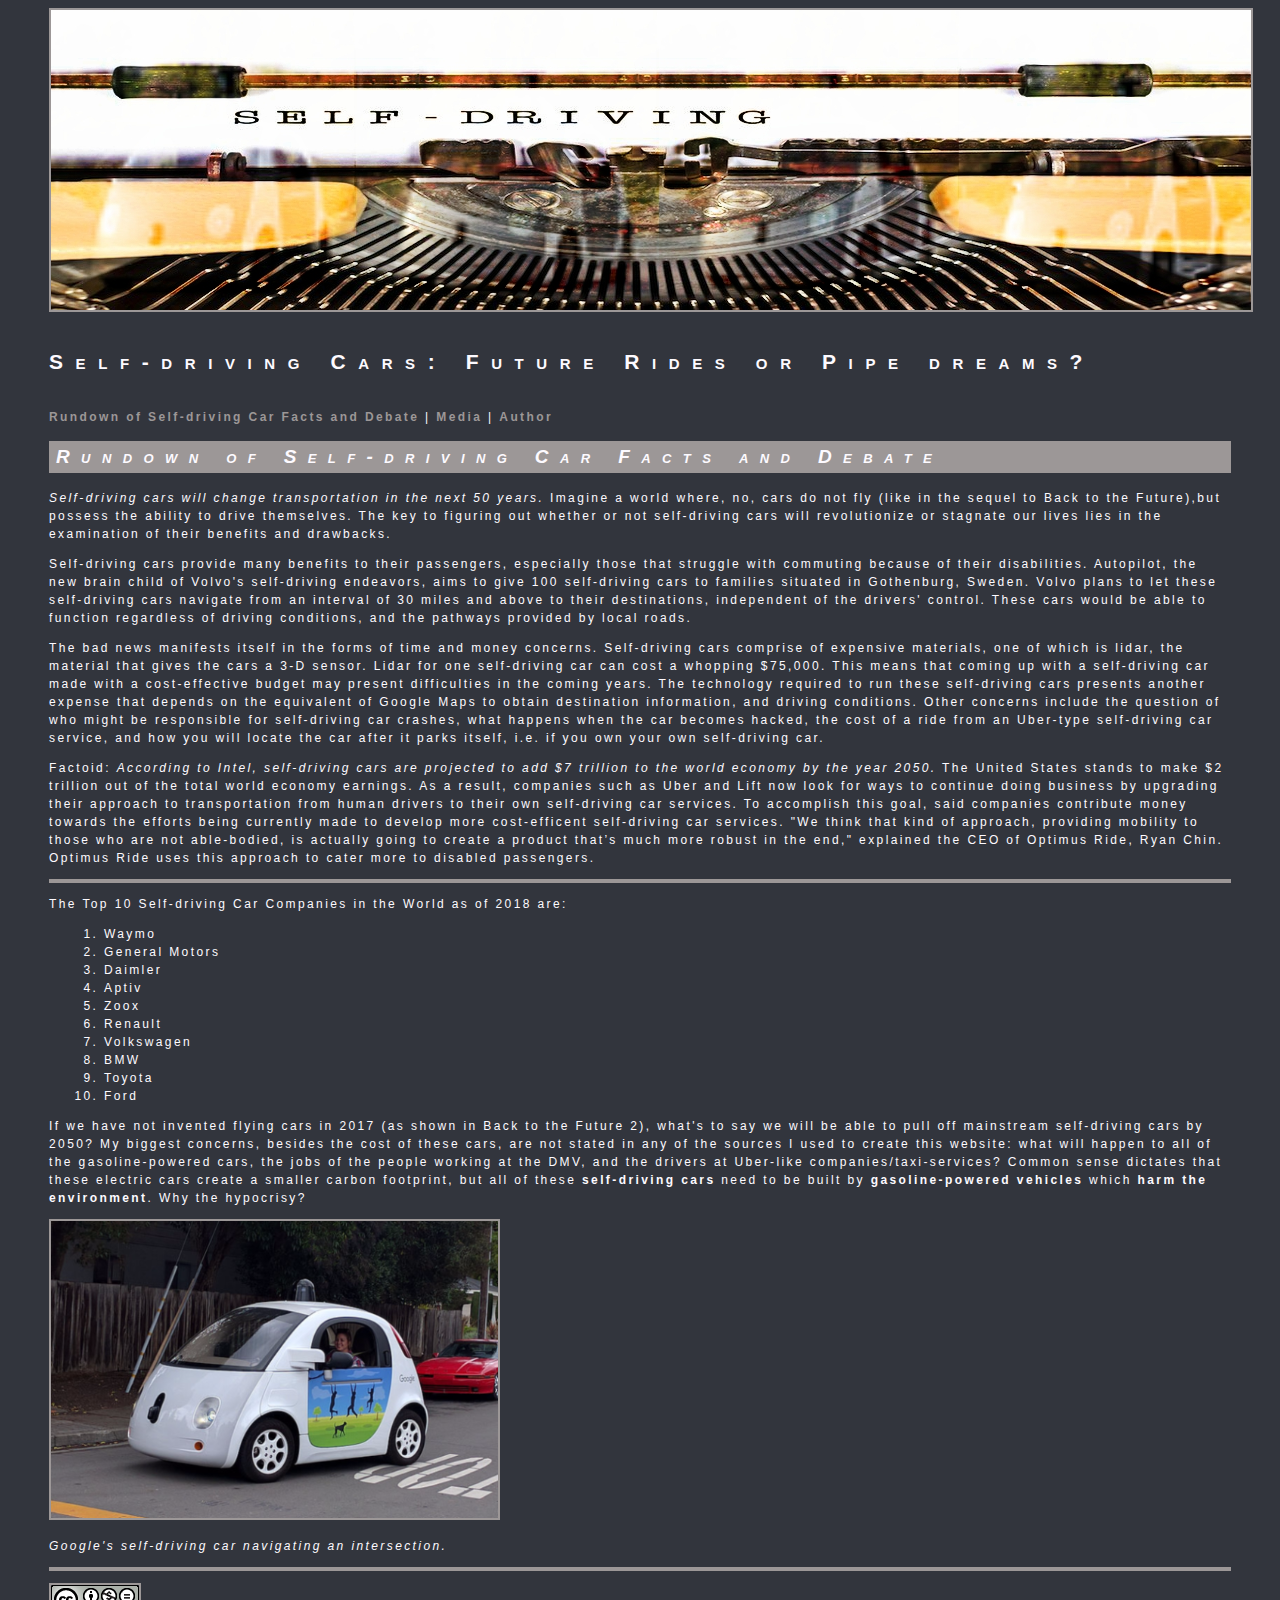
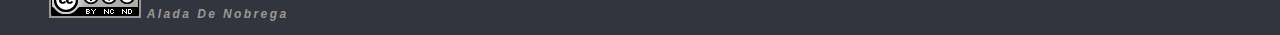
<file: lesson5_assignment/index.html>
<!doctype html>
<html lang="en">
  
<head>
  <!-- Meta tag -->
  <meta charset="UTF-8">
  
  <!-- Title -->
  <title>Self-driving Cars: Future Rides or Pipe dreams?</title>
  
  <!-- Link to Stylesheet -->
  <link href="style.css" rel="stylesheet" type="text/css">
  
  <!-- This original content created by Alada De Nobrega Spring 2019 -->
</head>

<body>
  <!-- Banner Image -->
  <img src="images/banner.jpg" width="1200" height="300" alt="Self-driving car header.">
  
  <!-- First Heading -->
  <h1>Self-driving Cars: Future Rides or Pipe dreams?</h1>
  
  <!-- Navigation bars -->
  <p><a href="index.html">Rundown of Self-driving Car Facts and Debate</a> | <a href="media.html">Media</a> | <a href="author.html">Author</a></p>
  
  <!-- Subtitle -->
  <h2><em>Rundown of Self-driving Car Facts and Debate</em></h2>

  <!-- Topic Paragraph -->
  <p><em>Self-driving cars will change transportation in the next 50 years.</em> Imagine a world where, no, cars do not fly (like in the sequel to Back to the Future),but possess the ability to drive  themselves. The key to figuring out whether or not self-driving cars will revolutionize or stagnate our lives lies in the examination  of their benefits and drawbacks. </p>
        
  <!-- Second Paragraph-->
  <p>Self-driving cars provide many benefits to their passengers, especially those that struggle with commuting because of their disabilities. Autopilot, the new brain child of Volvo's self-driving endeavors, aims to give 100 self-driving cars to families situated  in Gothenburg, Sweden. Volvo plans to let these self-driving cars  navigate from an interval of 30 miles and above to their destinations, independent of the drivers' control. These cars would be able to  function regardless of driving conditions, and the pathways provided  by local roads.</p>
        
  <!-- Third Paragraph-->
  <p>The bad news manifests itself in the forms of time and money concerns. Self-driving cars comprise of expensive materials, one of which is lidar, the material that gives the cars a 3-D sensor. Lidar for one self-driving car can cost a whopping $75,000. This means that coming up with a self-driving car made with a cost-effective budget may present difficulties in the coming years. The technology required to run these self-driving cars presents another expense that depends on the equivalent of Google Maps to obtain destination information, and driving conditions. Other concerns include the question of who might be responsible for self-driving car crashes, what happens when the car becomes hacked, the cost of a ride from an Uber-type self-driving car service, and how you will locate the car after it parks itself, i.e. if you own your own self-driving car.</p>
        
  <!-- Fourth Paragraph -->
  <p>Factoid: <em>According to Intel, self-driving cars are projected to add $7 trillion to the world economy by the year 2050.</em> The United States stands to make $2 trillion out of the total world economy earnings. As a result, companies such as Uber and Lift now look for ways to continue doing business by upgrading their approach to transportation from human drivers to their own self-driving car services. To accomplish this goal, said companies contribute money towards the efforts being currently made to develop more cost-efficent self-driving car services. &quot;We think that kind of approach, providing mobility to those who are not able-bodied, is actually going to create a product that’s much more robust in the end,&quot; explained the CEO of Optimus Ride, Ryan Chin. Optimus Ride uses this approach to cater more to disabled passengers.</p>
        
  <!-- Horizontal Rule -->
  <hr>
        
  <!-- Title for unordered list -->
  <p>The Top 10 Self-driving Car Companies in the World as of 2018 are:</p>
        
  <!-- Ordered list about top 10 self-driving cars-->
  <ol>
    <li>Waymo</li>
    <li>General Motors</li>
    <li>Daimler</li>
    <li>Aptiv</li>
    <li>Zoox</li>
    <li>Renault</li>
    <li>Volkswagen</li>
    <li>BMW</li>
    <li>Toyota</li>
    <li>Ford</li>
  </ol> 
        
  <!-- Fifth Paragraph -->
  <p>If we have not invented flying cars in 2017 (as shown in Back to the Future 2), what's to say we will be able to pull off mainstream self-driving cars by 2050? My biggest concerns, besides the cost of these cars, are not stated in any of the sources I used to create this website: what will happen to all of the gasoline-powered cars, the jobs of the people working at the DMV, and the drivers at Uber-like companies/taxi-services? Common sense dictates that these electric cars create a smaller carbon footprint, but all of these <strong>self-driving cars</strong> need to be built by <strong>gasoline-powered vehicles </strong> which <strong>harm the environment</strong>. Why the hypocrisy?</p>
  
    <!-- Image -->      
  <img src="images/google_selfdriving_car.jpg" width="447" height="297" alt="An in-house Google self-driving car.">
  <p><em>Google's self-driving car navigating an intersection.</em></p>
  
  <!-- Horizontal Rule -->
  <hr>
  
  <!-- Creative Commons info -->
  <p><img src="images/creative_commons_license.png" width="88" height="31" alt="Creative Commons icon"><em> <a href="mailto:add17g@my.fsu.edu">Alada De Nobrega</a></em></p>
</body>

</html>
</file>
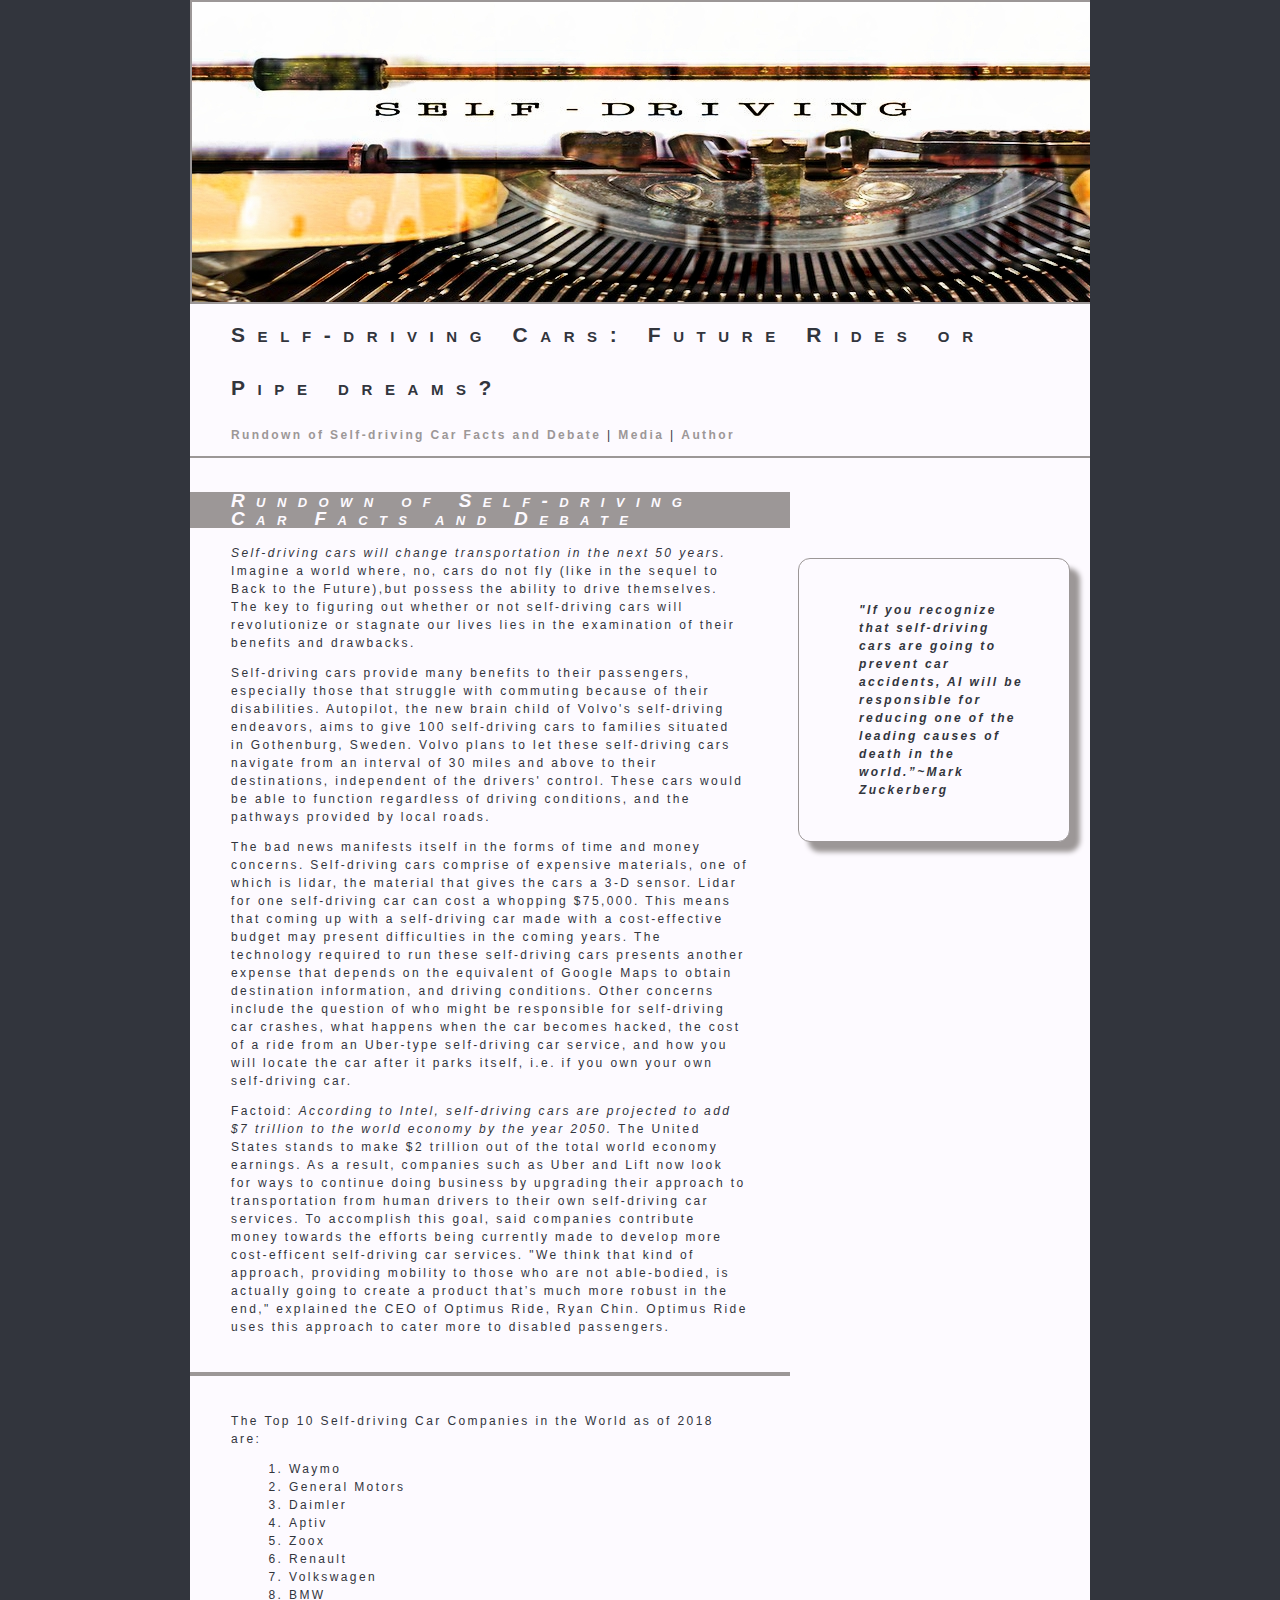
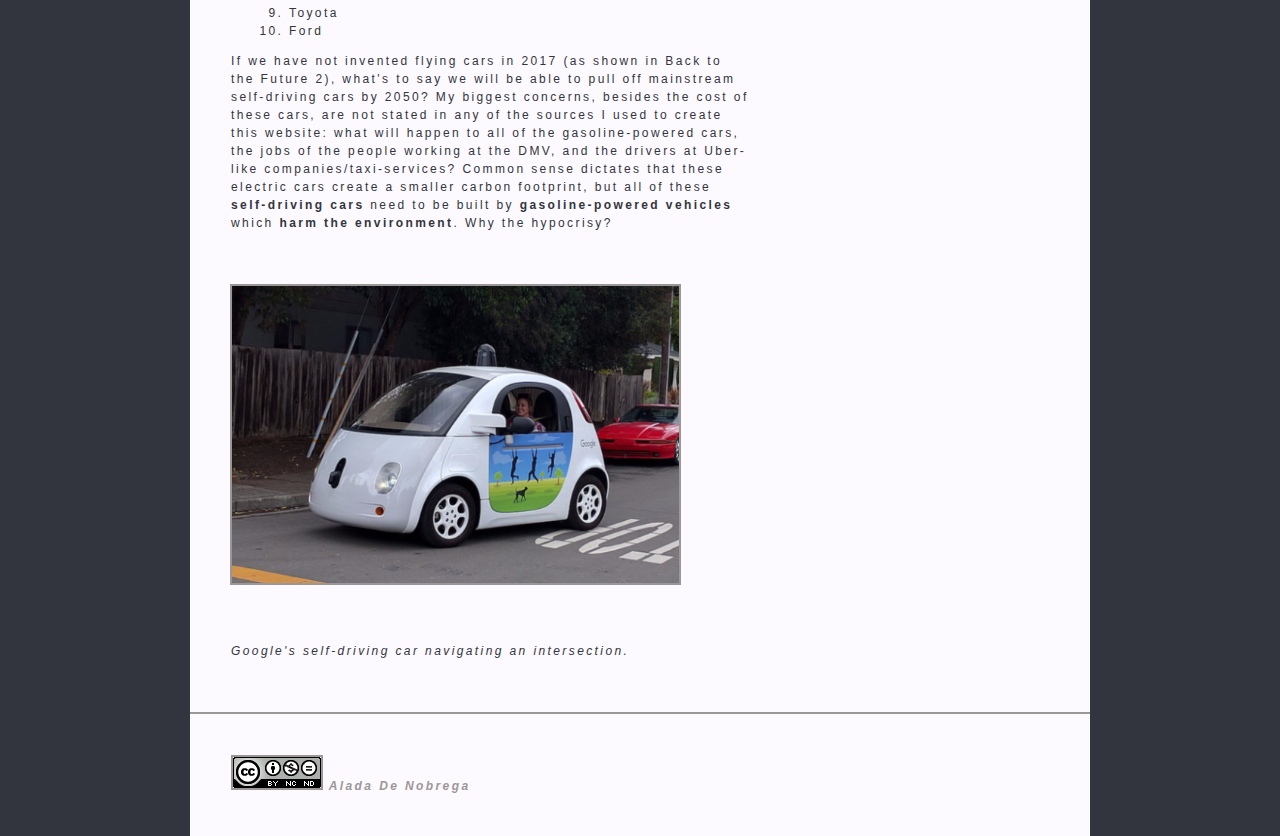
<file: lesson6_assignment/index.html>
<!doctype html>
<html lang="en">
  
  <head>
    <!-- Meta tag -->
    <meta charset="UTF-8">
  
    <!-- Title -->
    <title>Self-driving Cars: Future Rides or Pipe dreams?</title>
  
    <!-- Link to Stylesheet -->
    <link href="style.css" rel="stylesheet" type="text/css">
  
    <!-- This original content created by Alada De Nobrega Spring 2019 -->
  </head>

  <body>
    <div id="container">
    
      <div id="header"> 
      
        <!-- Banner Image -->
        <img src="images/banner.jpg" width="1200" height="300" alt="Self-driving car header.">
    
        <!-- First Heading -->
        <h1>Self-driving Cars: Future Rides or Pipe dreams?</h1>
        
        <!-- Navigation bars -->
        <p><a href="index.html">Rundown of Self-driving Car Facts and Debate</a> | <a href="media.html">Media</a> | <a href="author.html">Author</a></p>
        
      </div><!-- end header -->
    
      <div id="content">   
       
        <!-- Subtitle -->
        &nbsp;&nbsp; &nbsp;&nbsp;<h2><em>Rundown of Self-driving Car Facts and Debate</em></h2>
      
        <!-- Topic Paragraph -->
         <p><em>Self-driving cars will change transportation in the next 50 years.</em> Imagine a world where, no, cars do not fly (like in the sequel to Back to the Future),but possess the ability to drive  themselves. The key to figuring out whether or not self-driving cars will revolutionize or stagnate our lives lies in the examination  of their benefits and drawbacks. </p>
              
        <!-- Second Paragraph-->
        <p>Self-driving cars provide many benefits to their passengers, especially those that struggle with commuting because of their disabilities. Autopilot, the new brain child of Volvo's self-driving endeavors, aims to give 100 self-driving cars to families situated  in Gothenburg, Sweden. Volvo plans to let these self-driving cars  navigate from an interval of 30 miles and above to their destinations, independent of the drivers' control. These cars would be able to  function regardless of driving conditions, and the pathways provided  by local roads.</p>
              
        <!-- Third Paragraph-->
        <p>The bad news manifests itself in the forms of time and money concerns. Self-driving cars comprise of expensive materials, one of which is lidar, the material that gives the cars a 3-D sensor. Lidar for one self-driving car can cost a whopping $75,000. This means that coming up with a self-driving car made with a cost-effective budget may present difficulties in the coming years. The technology required to run these self-driving cars presents another expense that depends on the equivalent of Google Maps to obtain destination information, and driving conditions. Other concerns include the question of who might be responsible for self-driving car crashes, what happens when the car becomes hacked, the cost of a ride from an Uber-type self-driving car service, and how you will locate the car after it parks itself, i.e. if you own your own self-driving car.</p>
              
        <!-- Fourth Paragraph -->
        <p>Factoid: <em>According to Intel, self-driving cars are projected to add $7 trillion to the world economy by the year 2050.</em> The United States stands to make $2 trillion out of the total world economy earnings. As a result, companies such as Uber and Lift now look for ways to continue doing business by upgrading their approach to transportation from human drivers to their own self-driving car services. To accomplish this goal, said companies contribute money towards the efforts being currently made to develop more cost-efficent self-driving car services. &quot;We think that kind of approach, providing mobility to those who are not able-bodied, is actually going to create a product that’s much more robust in the end,&quot; explained the CEO of Optimus Ride, Ryan Chin. Optimus Ride uses this approach to cater more to disabled passengers.</p>
              
        <!-- Horizontal Rule -->
         &nbsp;<hr>
              
        <!-- Title for unordered list -->
         &nbsp;<p>The Top 10 Self-driving Car Companies in the World as of 2018 are:</p>
              
        <!-- Ordered list about top 10 self-driving cars-->
        <ol>
          <li>Waymo</li>
          <li>General Motors</li>
          <li>Daimler</li>
          <li>Aptiv</li>
          <li>Zoox</li>
          <li>Renault</li>
          <li>Volkswagen</li>
          <li>BMW</li>
          <li>Toyota</li>
          <li>Ford</li>
        </ol> 
              
        <!-- Fifth Paragraph -->
        <p>If we have not invented flying cars in 2017 (as shown in Back to the Future 2), what's to say we will be able to pull off mainstream self-driving cars by 2050? My biggest concerns, besides the cost of these cars, are not stated in any of the sources I used to create this website: what will happen to all of the gasoline-powered cars, the jobs of the people working at the DMV, and the drivers at Uber-like companies/taxi-services? Common sense dictates that these electric cars create a smaller carbon footprint, but all of these <strong>self-driving cars</strong> need to be built by <strong>gasoline-powered vehicles </strong> which <strong>harm the environment</strong>. Why the hypocrisy?</p>
        
        <!-- Image -->      
        <img id = "googlecar" src="images/google_selfdriving_car.jpg" width="447" height="297" alt="An in-house Google self-driving car.">
        <p><em>Google's self-driving car navigating an intersection.</em></p>
      
      </div><!-- end content -->  
      
      <div id="sidebar">&nbsp;
        <!-- Quote -->
        <blockquote>
          <p><em><strong>"If you recognize that self-driving cars are going to prevent car accidents, AI will be responsible for reducing one of the leading causes of death in the world.”~Mark Zuckerberg</strong></em></p>&nbsp;
        </blockquote> 
        
      </div><!-- end sidebar -->

      <div id="footer">
        
        <!-- Creative Commons info -->
        <p><img src="images/creative_commons_license.png" width="88" height="31" alt="Creative Commons icon"><em> <a href="mailto:add17g@my.fsu.edu">Alada De Nobrega</a></em></p>
      
      </div><!-- end footer -->
      
    </div> <!-- end container -->
    
  </body>

</html>
</file>
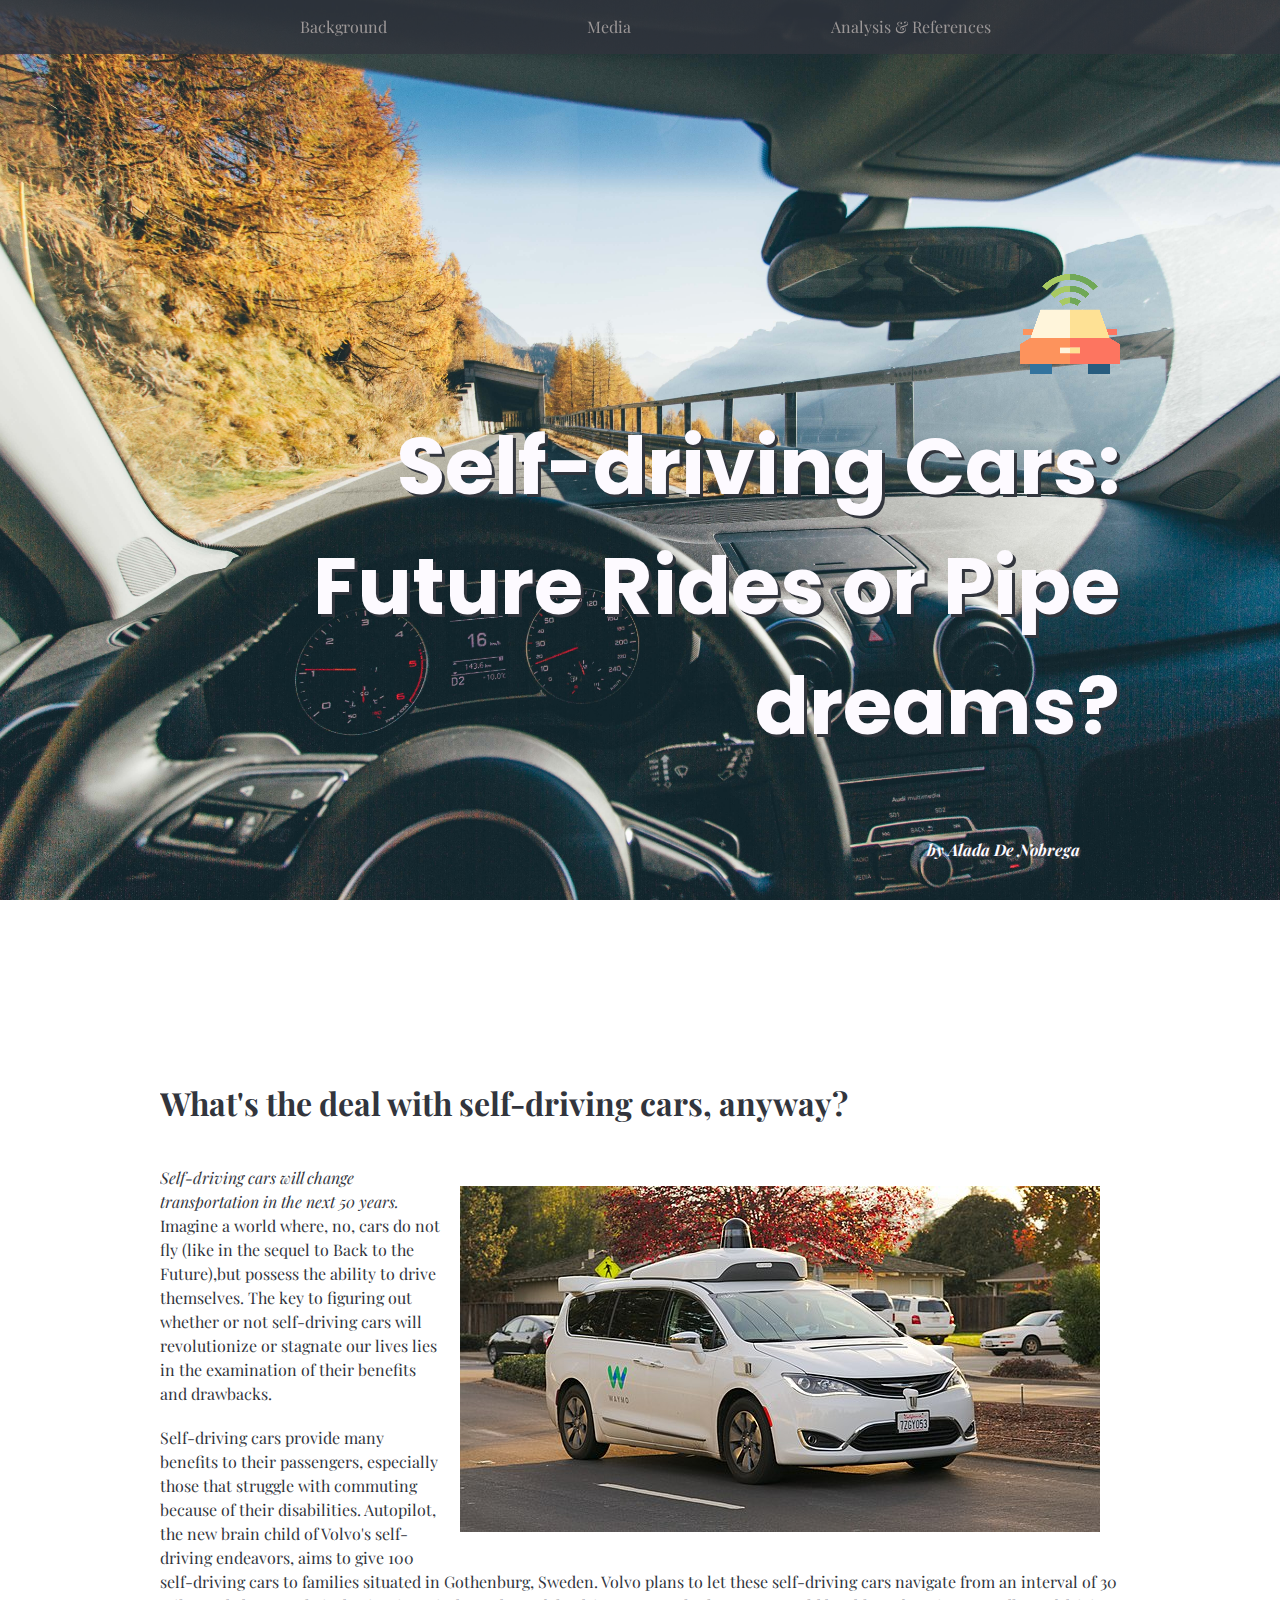
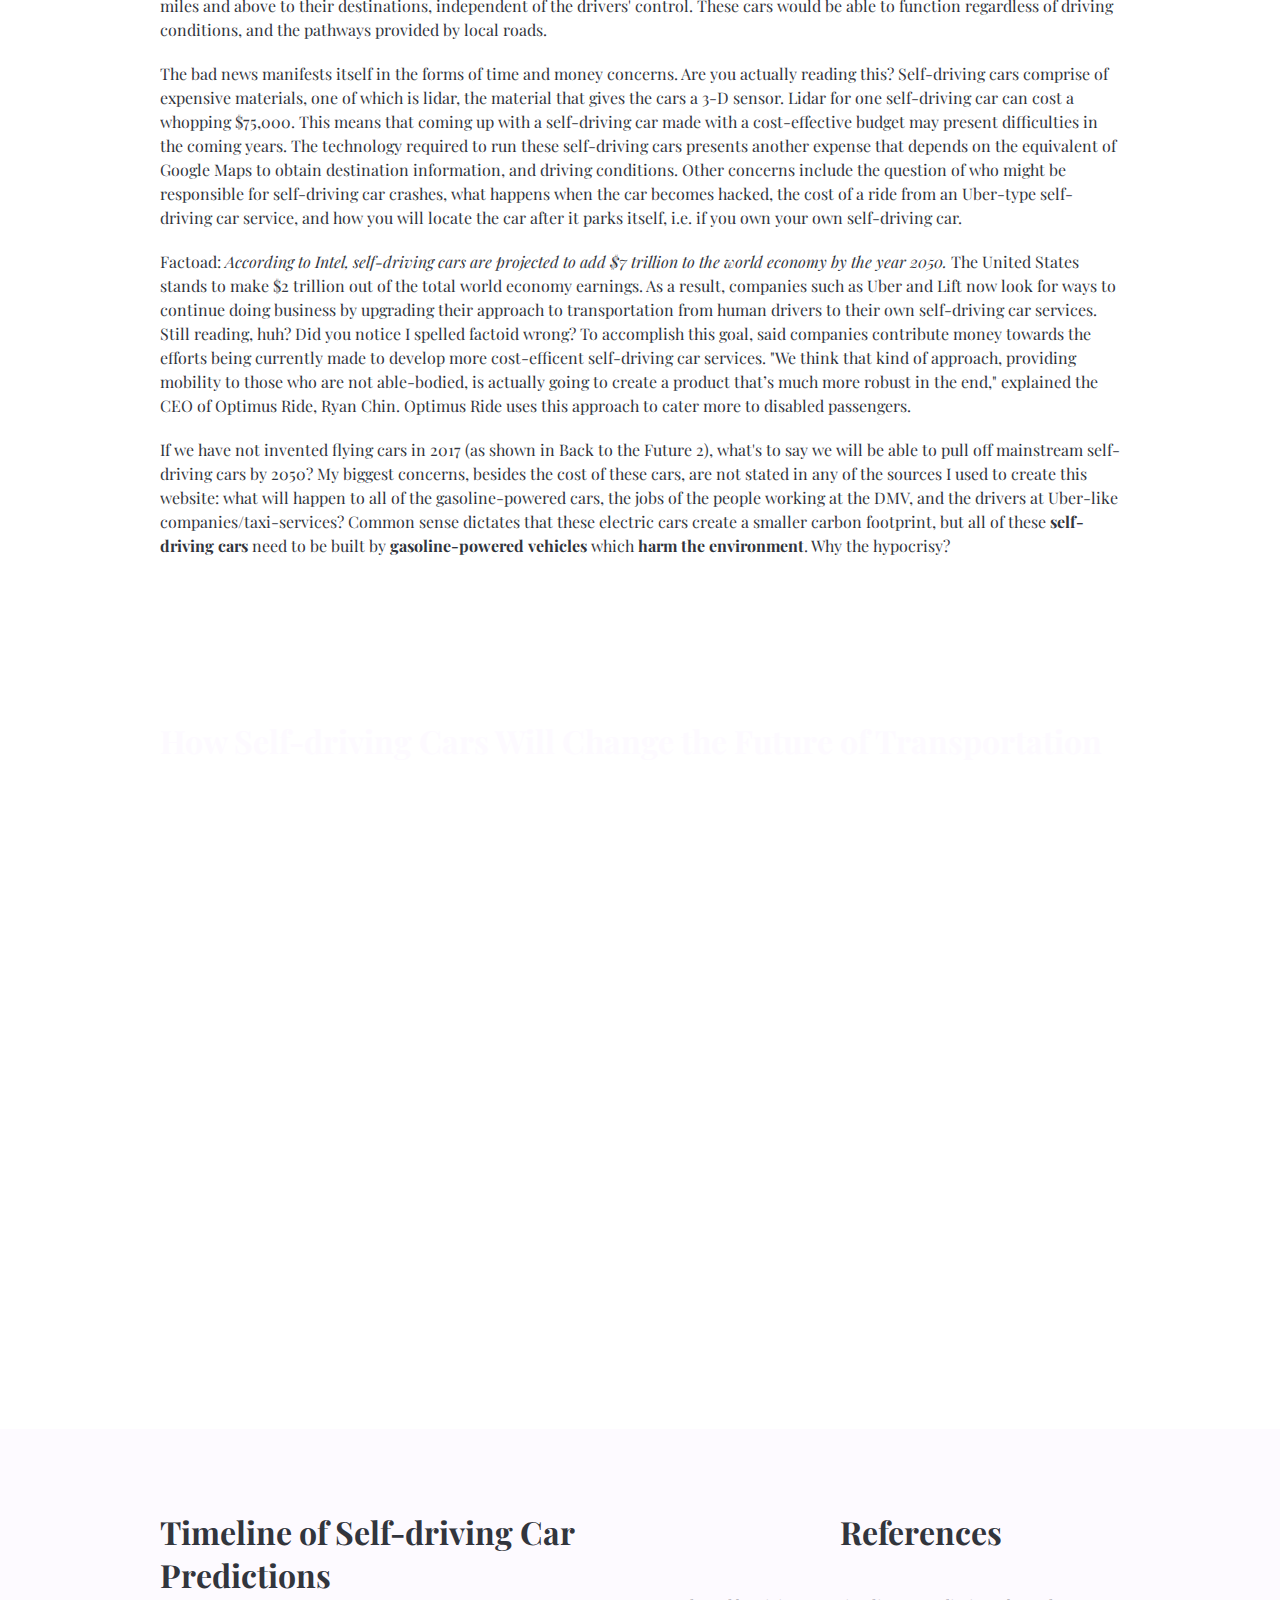
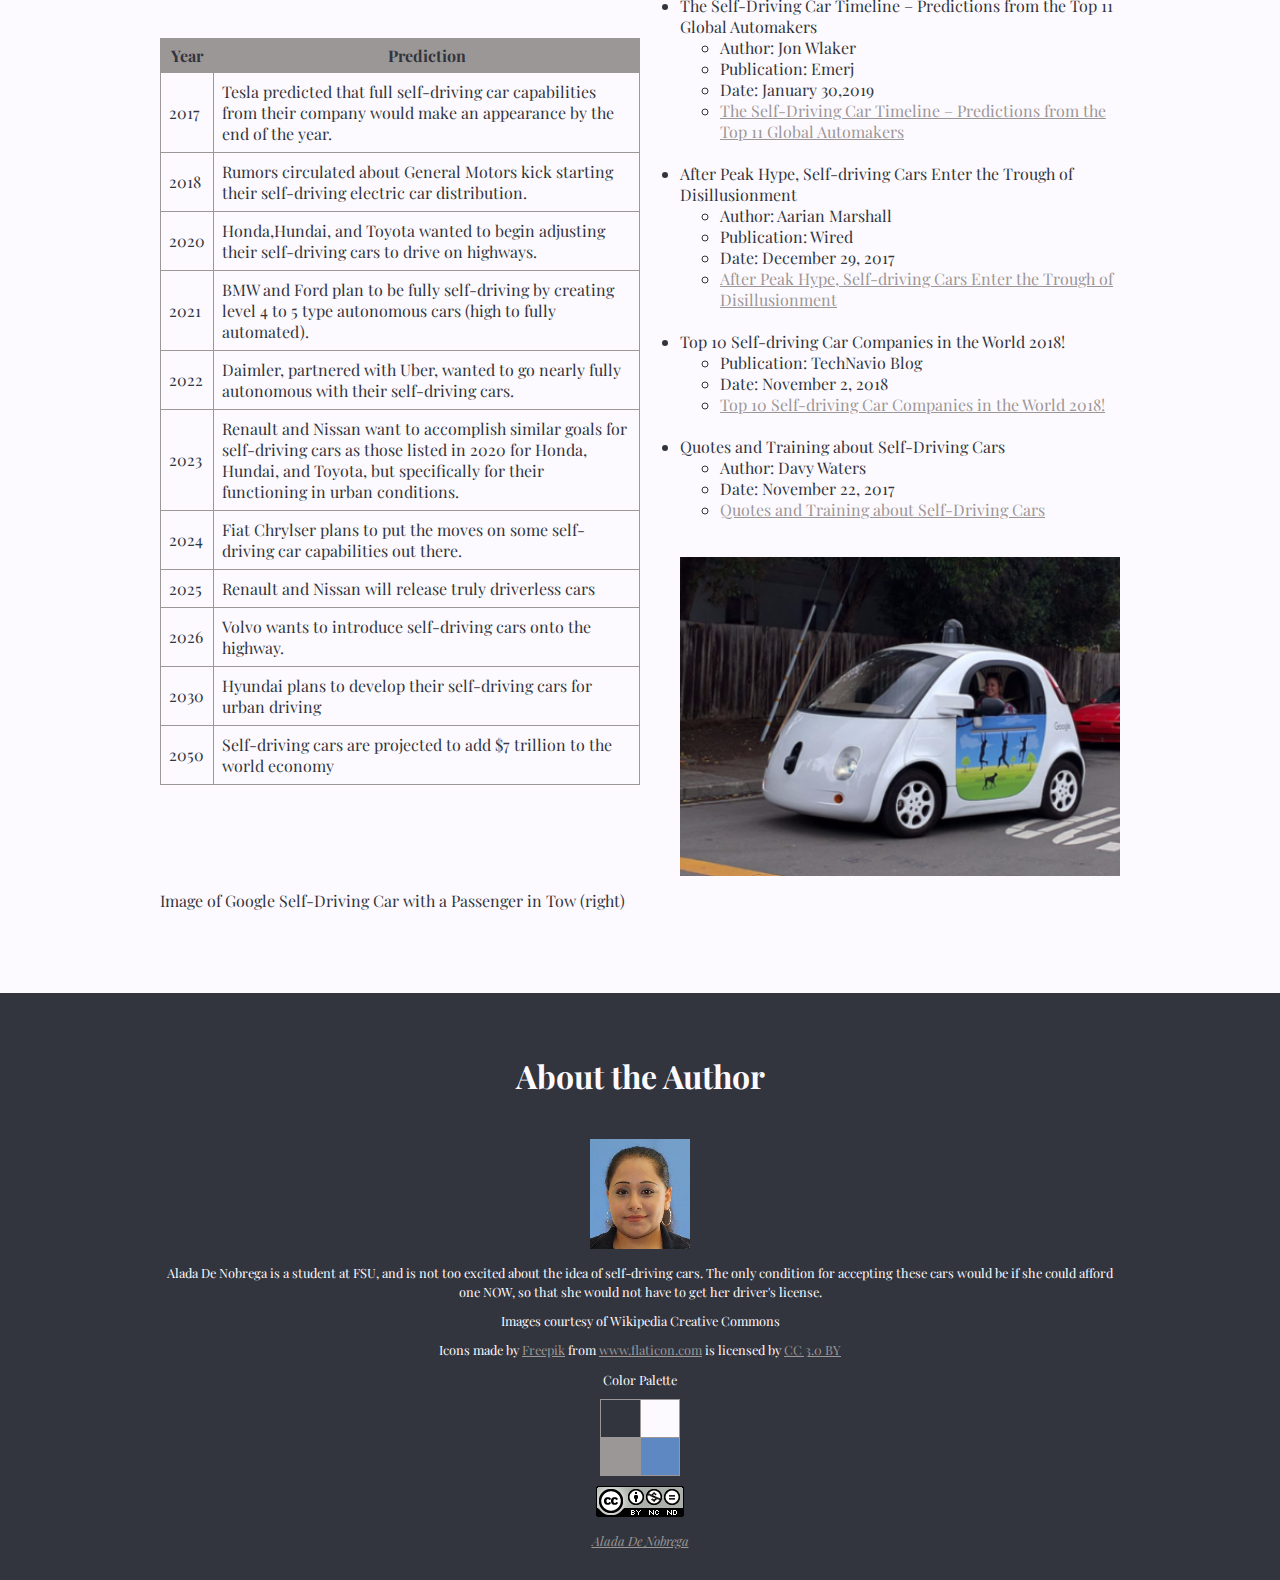
<file: lesson7_project_2/index.html>
<!DOCTYPE html>
<html lang="en">
    
    <head>
        <!-- Meta tag -->
        <meta charset="UTF-8">
        
        <!-- Title -->
        <title>Self-driving Cars: Future Rides or Pipe dreams?</title>
        
        <!-- Style.css Stylesheet -->
        <link href="style.css" rel="stylesheet" type="text/css">
        
        <!-- Fauna One, PLayfair Display, Poppins Google Fonts -->
        <link href="https://fonts.googleapis.com/css?family=Fauna+One" rel="stylesheet">
        <link href="https://fonts.googleapis.com/css?family=Playfair+Display" rel="stylesheet">
        <link href="https://fonts.googleapis.com/css?family=Poppins" rel="stylesheet">
        
        <!-- Favicon Link -->
        <link rel="shortcut icon" href="favicon.ico" >
        
        <!-- This original content created by Alada De Nobrega Spring 2019 -->
    </head>

    <body>

        <!-- SPLASH SECTION -->
    
        <section id="splash">  <!-- splash section provides background for navbar and title-page -->
    
        <!--Navigation Bar-->
        <div id="navbar">
            
	        <div class="container">  <!-- container keeps everything aligned and centered no matter what the window size -->
		
        		<ul  id="menu">
        			<!-- button class provides button-like appearance -->
        			<li><a href="#background" class="button">Background</a></li>
        			<li><a href="#media" class="button">Media</a></li>
           			<li><a href="#references" class="button">Analysis & References</a></li>
        		</ul>
        		
	        </div> <!-- end container -->
	        
        </div> <!-- end navbar -->
        
        <!-- Title page -->
            <div id="title-page"> <!-- Used to style the title and subtitle -->
            
                <div class="container">
                    
                    <!-- Smart Car Icon -->
                    <h1><img src="images/electric-car.png" width="100" height="100" alt="smart car clipart"/><br>
                    
                    <!-- Title and Author-->
                    Self-driving Cars:<br>Future Rides or Pipe dreams?</h1>
                    <h3>by Alada De Nobrega</h3>
                    
                </div> <!-- end container -->

            </div> <!-- end title-page -->
 
        </section> <!-- end SPLASH section -->

        <!-- BACKGROUND SECTION -->

            <section id="background">
                
            <div class="container"> <!-- Every section uses a container to keep everything aligned and centered  -->
            	
            	<!-- Heading -->
            	<h1>What's the deal with self-driving cars, anyway?</h1>
            	
            	<!-- Image with Float right feature applied -->
            	<img src="images/waymo.jpg" width="640" class="fltright" alt="Waymo Self-driving car"> <!-- fltright class alignes image on right and adds margin -->
            	
            	<!-- Paragraphs About Self-driving Car-->
            	<p><em>Self-driving cars will change transportation in the next 50 years.</em> Imagine a world where, no, cars do not fly (like in the sequel to Back to the Future),but possess the ability to drive  themselves. The key to figuring out whether or not self-driving cars will revolutionize or stagnate our lives lies in the examination  of their benefits and drawbacks. </p>
        		<p>Self-driving cars provide many benefits to their passengers, especially those that struggle with commuting because of their disabilities. Autopilot, the new brain child of Volvo's self-driving endeavors, aims to give 100 self-driving cars to families situated  in Gothenburg, Sweden. Volvo plans to let these self-driving cars  navigate from an interval of 30 miles and above to their destinations, independent of the drivers' control. These cars would be able to  function regardless of driving conditions, and the pathways provided  by local roads.</p>
        		<p>The bad news manifests itself in the forms of time and money concerns. Are you actually reading this? Self-driving cars comprise of expensive materials, one of which is lidar, the material that gives the cars a 3-D sensor. Lidar for one self-driving car can cost a whopping $75,000. This means that coming up with a self-driving car made with a cost-effective budget may present difficulties in the coming years. The technology required to run these self-driving cars presents another expense that depends on the equivalent of Google Maps to obtain destination information, and driving conditions. Other concerns include the question of who might be responsible for self-driving car crashes, what happens when the car becomes hacked, the cost of a ride from an Uber-type self-driving car service, and how you will locate the car after it parks itself, i.e. if you own your own self-driving car.</p>
        		<p>Factoad: <em>According to Intel, self-driving cars are projected to add $7 trillion to the world economy by the year 2050.</em> The United States stands to make $2 trillion out of the total world economy earnings. As a result, companies such as Uber and Lift now look for ways to continue doing business by upgrading their approach to transportation from human drivers to their own self-driving car services. Still reading, huh? Did you notice I spelled factoid wrong? To accomplish this goal, said companies contribute money towards the efforts being currently made to develop more cost-efficent self-driving car services. &quot;We think that kind of approach, providing mobility to those who are not able-bodied, is actually going to create a product that’s much more robust in the end,&quot; explained the CEO of Optimus Ride, Ryan Chin. Optimus Ride uses this approach to cater more to disabled passengers.</p>
        		<p>If we have not invented flying cars in 2017 (as shown in Back to the Future 2), what's to say we will be able to pull off mainstream self-driving cars by 2050? My biggest concerns, besides the cost of these cars, are not stated in any of the sources I used to create this website: what will happen to all of the gasoline-powered cars, the jobs of the people working at the DMV, and the drivers at Uber-like companies/taxi-services? Common sense dictates that these electric cars create a smaller carbon footprint, but all of these <strong>self-driving cars</strong> need to be built by <strong>gasoline-powered vehicles </strong> which <strong>harm the environment</strong>. Why the hypocrisy?</p>
        	
        	</div> <!-- end container -->
        	
        </section><!--end BACKGROUND section -->

        <!--MEDIA SECTION -->
        
        <section id="media">
    
            <div class="container">        
        		
        		<!--Heading-->
        		<h1>How Self-driving Cars Will Change the Future of Transportation</h1><br>
        		
                <!-- Youtube video code -->
        		<iframe id="video" src="//www.youtube.com/embed/aNkKZuKbVKc" allowfullscreen></iframe>
        		<p>&nbsp;</p>
        		
	        </div> <!-- end container -->
        
        </section><!--end MEDIA section -->

        <!-- ANALYSIS AND REFERENCES SECTION -->

        <section id="references">
            
            <div class="container">
    	
    	        <div class="half_container"> <!-- format in two columns / begin first column -->
    	        
        	        <!--Heading -->
            		<h1>Timeline of Self-driving Car Predictions</h1>
            		
            		<!--Table -->
            		<table>
              			<tr>
                        	<th>Year</th><th>Prediction</th></tr>
              			<tr>
               				<td>2017</td>
               				<td>Tesla predicted that full self-driving car capabilities from their company would make an appearance by the end of the year.</td>
              			</tr>
             			<tr>
                			<td>2018</td>
                			<td>Rumors circulated about General Motors kick starting their self-driving electric car distribution. </td>
              			</tr>
              			<tr>
                			<td>2020</td>
                			<td>Honda,Hundai, and Toyota wanted to begin adjusting their self-driving cars to drive on highways.</td>
              			</tr>
              			<tr>
                			<td>2021</td>
                			<td>BMW and Ford plan to be fully self-driving by creating level 4 to 5 type autonomous cars (high to fully automated). </td>
              			</tr>
              			<tr>
                			<td>2022</td>
                			<td>Daimler, partnered with Uber, wanted to go nearly fully autonomous with their self-driving cars. </td>
              			</tr>
              			<tr>
                			<td>2023</td>
                			<td>Renault and Nissan want to accomplish similar goals for self-driving cars as those listed in 2020 for Honda, Hundai, and Toyota, but specifically  for their functioning in urban conditions. </td>
              			</tr>
              			<tr>
              			    <td>2024</td>
                			<td>Fiat Chrylser plans to put the moves on some self-driving car capabilities out there.</td>
              			</tr>
              			<tr>
              			    <td>2025</td>
                			<td>Renault and Nissan will release truly driverless cars</td>
                	    </tr>
                	    <tr>
              			    <td>2026</td>
                			<td>Volvo wants to introduce self-driving cars onto the highway.</td>
                	    </tr>
              			<tr>
              			    <td>2030</td>
                			<td>Hyundai plans to develop their self-driving cars for urban driving</td>
              			</tr>
              			<tr>
              			    <td>2050</td>
                			<td>Self-driving cars are projected to add $7 trillion to the world economy</td>
              			</tr>
            		</table>
            		
            		<p>&nbsp;</p>
            		<p>&nbsp;</p>
            		<p>Image of Google Self-Driving Car with a Passenger in Tow (right)</p>
        		
	           </div> <!--end half_container / 1st column-->

	           <div class="half_container"> <!-- begin 2nd column -->
	               
	               <!--Heading-->
                   <h1 id="references_header">References</h1>
                   
                   <!--List of References-->
		           <ul>
              			<li>The Self-Driving Car Timeline – Predictions from the Top 11 Global Automakers
                			<ul> <!-- list in a list -->
                  			    <li>Author: Jon Wlaker</li>
                  				<li>Publication: Emerj</li>
                  				<li>Date: January 30,2019</li>
                  				<li><a href="https://emerj.com/ai-adoption-timelines/self-driving-car-timeline-themselves-top-11-automakers">The Self-Driving Car Timeline – Predictions from the Top 11 Global Automakers</a></li>
                			</ul>&nbsp;
              			</li>
              			<li>After Peak Hype, Self-driving Cars Enter the Trough of Disillusionment
                			<ul>
                  				<li>Author: Aarian Marshall</li>
                  				<li>Publication: Wired</li>
                  				<li>Date: December 29, 2017</li>
                  				<li><a href="https://www.wired.com/story/self-driving-cars-challenges/">After Peak Hype, Self-driving Cars Enter the Trough of Disillusionment</a></li>
                			</ul>&nbsp;
              			</li>
              			<li>Top 10 Self-driving Car Companies in the World 2018!
                			<ul>
                  				<li>Publication: TechNavio Blog</li>
                  				<li>Date: November 2, 2018</li>
                  				<li><a href="https://blog.technavio.com/blog/top-10-self-driving-car-companies">Top 10 Self-driving Car Companies in the World 2018!</a></li>
                			</ul>&nbsp;
              			</li>
              			<li>Quotes and Training about Self-Driving Cars
                			<ul>
                                <li>Author: Davy Waters </li>
                                <li>Date: November 22, 2017</li>
                  				<li><a href="http://www.supplychaintoday.com/quotes-self-driving-cars/">Quotes and Training about Self-Driving Cars</a></li>
                			</ul>&nbsp;
              			</li>
        		    </ul>
                
                    <!-- Self-driving car image -->
		                <img id="img_references" src="images/google_selfdriving_car.jpg" alt="Google Self-driving Car">
		            
	            </div> <!--end half_container / 2nd column-->
	            
            </div> <!-- end container -->
            
        </section> <!-- end ANALYSIS AND REFERENCES section-->
        
        <!-- FOOTER SECTION -->

        <section id="footer">
	        
	        <div class="container">
		
		        <div id="credits">  <!-- credits id allows for styling of footer content --> 
                    
                    <!--Heading-->
                    <h1>About the Author</h1>
                        
                        <!-- Author image -->
                        <p><img src="images/alada_denobrega.jpg" width="100" height="110" alt="Portrait of Alada De Nobrega"></p>
                        
                        <!--Credits-->
                        <p>Alada De Nobrega is a student at FSU, and is not too excited about the idea of self-driving cars. The only condition for accepting these cars would be if she could afford one NOW, so that she would not have to get her driver's license.</p>
                        <p>Images courtesy of Wikipedia Creative Commons</p>
                        <div><p>Icons made by <a href="https://www.freepik.com/" title="Freepik">Freepik</a> from <a href="https://www.flaticon.com/" title="Flaticon">www.flaticon.com</a> is licensed by <a href="http://creativecommons.org/licenses/by/3.0/" title="Creative Commons BY 3.0" target="_blank">CC 3.0 BY</a></p></div>
                        
                        <!-- Color Palette Table -->
                        <p>Color Palette </p>
                        
                        <!--I hope you do not mind me putting the actual background colors and table dimesions in the style.css file. I did this to remove the "use css" error-->
                        <table id = "table2">
                            <tr>
                                <td id= "bgcolor1">&nbsp;</td>
                                <td id= "bgcolor2">&nbsp;</td>
                     
                            </tr>
                            <tr>
                                <td id= "bgcolor3">&nbsp;</td>
                                <td id= "bgcolor4">&nbsp;</td>
                            </tr>
                        </table>
                        
                        <!-- Creative Commons License -->
                        <p><img src="images/creative_commons_license.png" width="88" height="31" alt="Creative Commons icon"></p>
                        
                        <!-- Contact Information -->
                        <p><em> <a href="mailto:add17g@my.fsu.edu">Alada De Nobrega</a></em></p>
                        
		        </div> <!-- end credits section -->
		        
	        </div> <!-- end container section -->
	        
        </section> <!-- end footer -->

    </body>
    
</html>
</file>
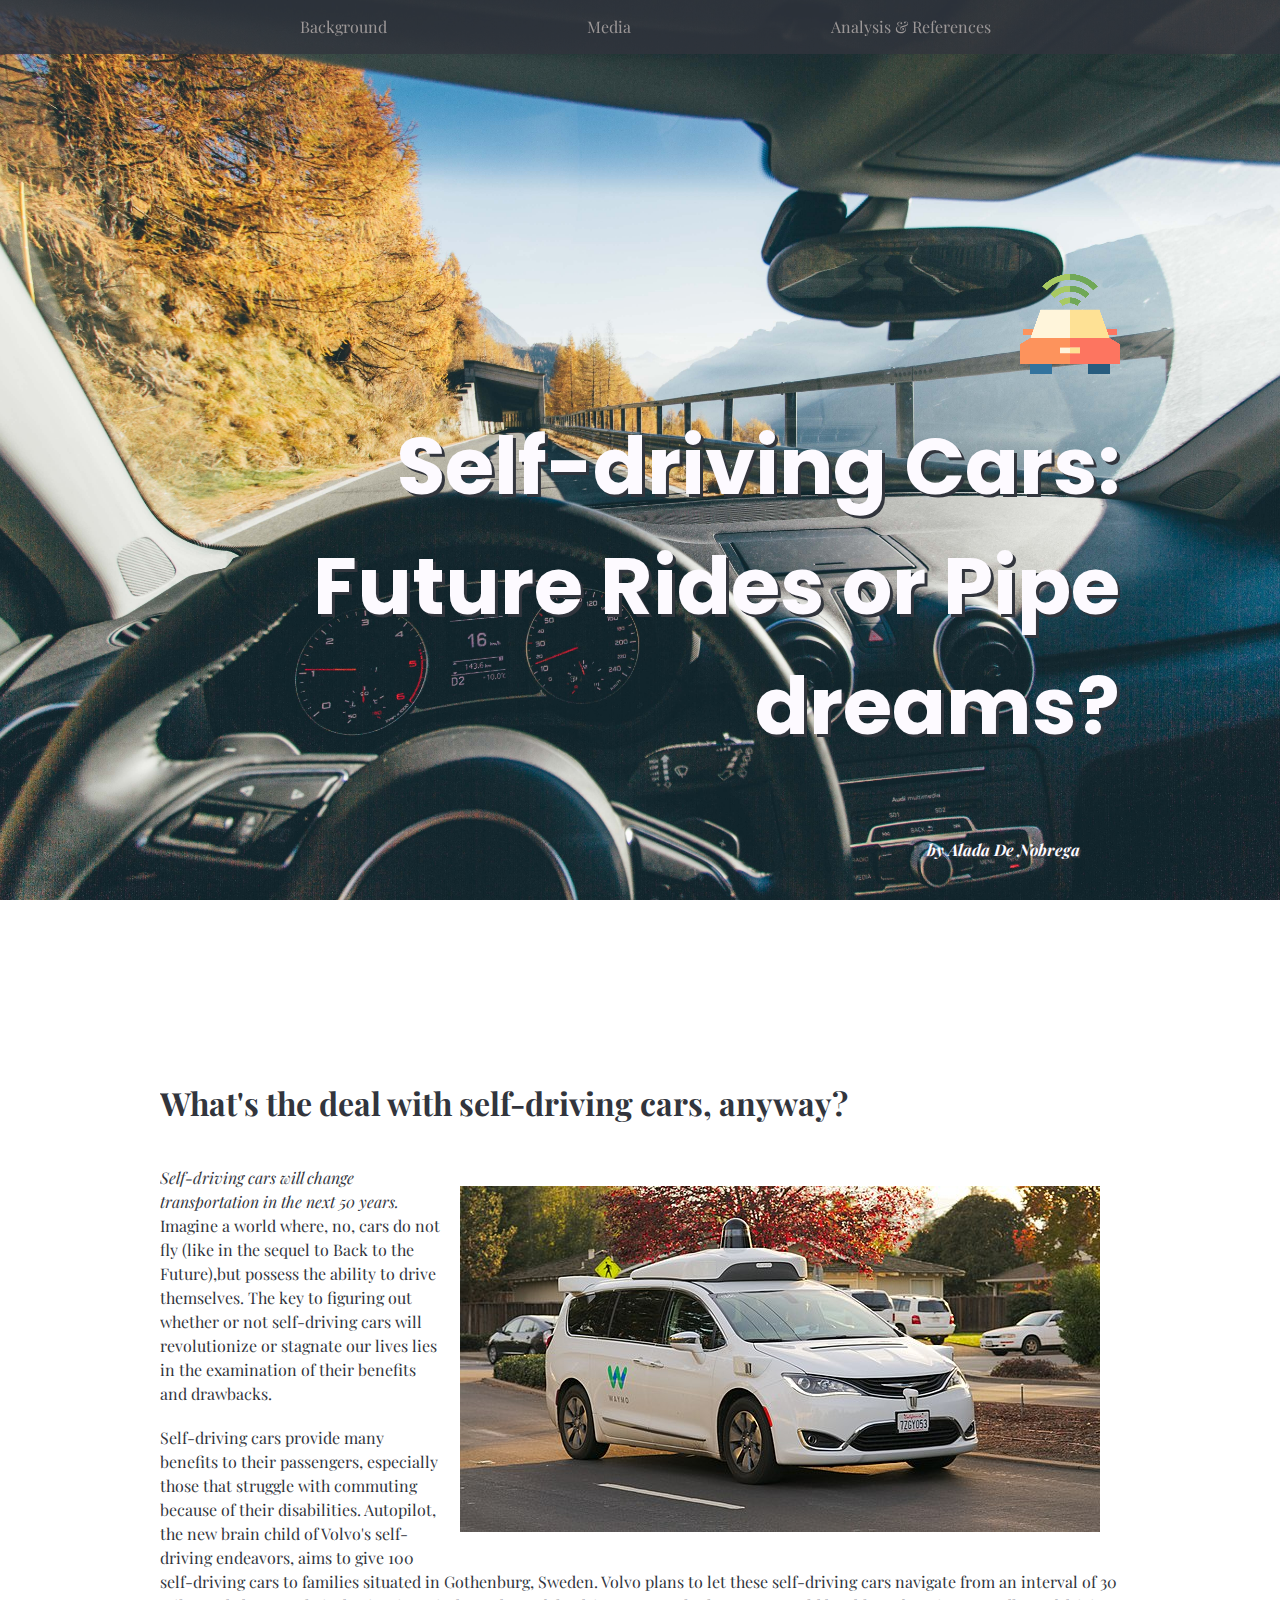
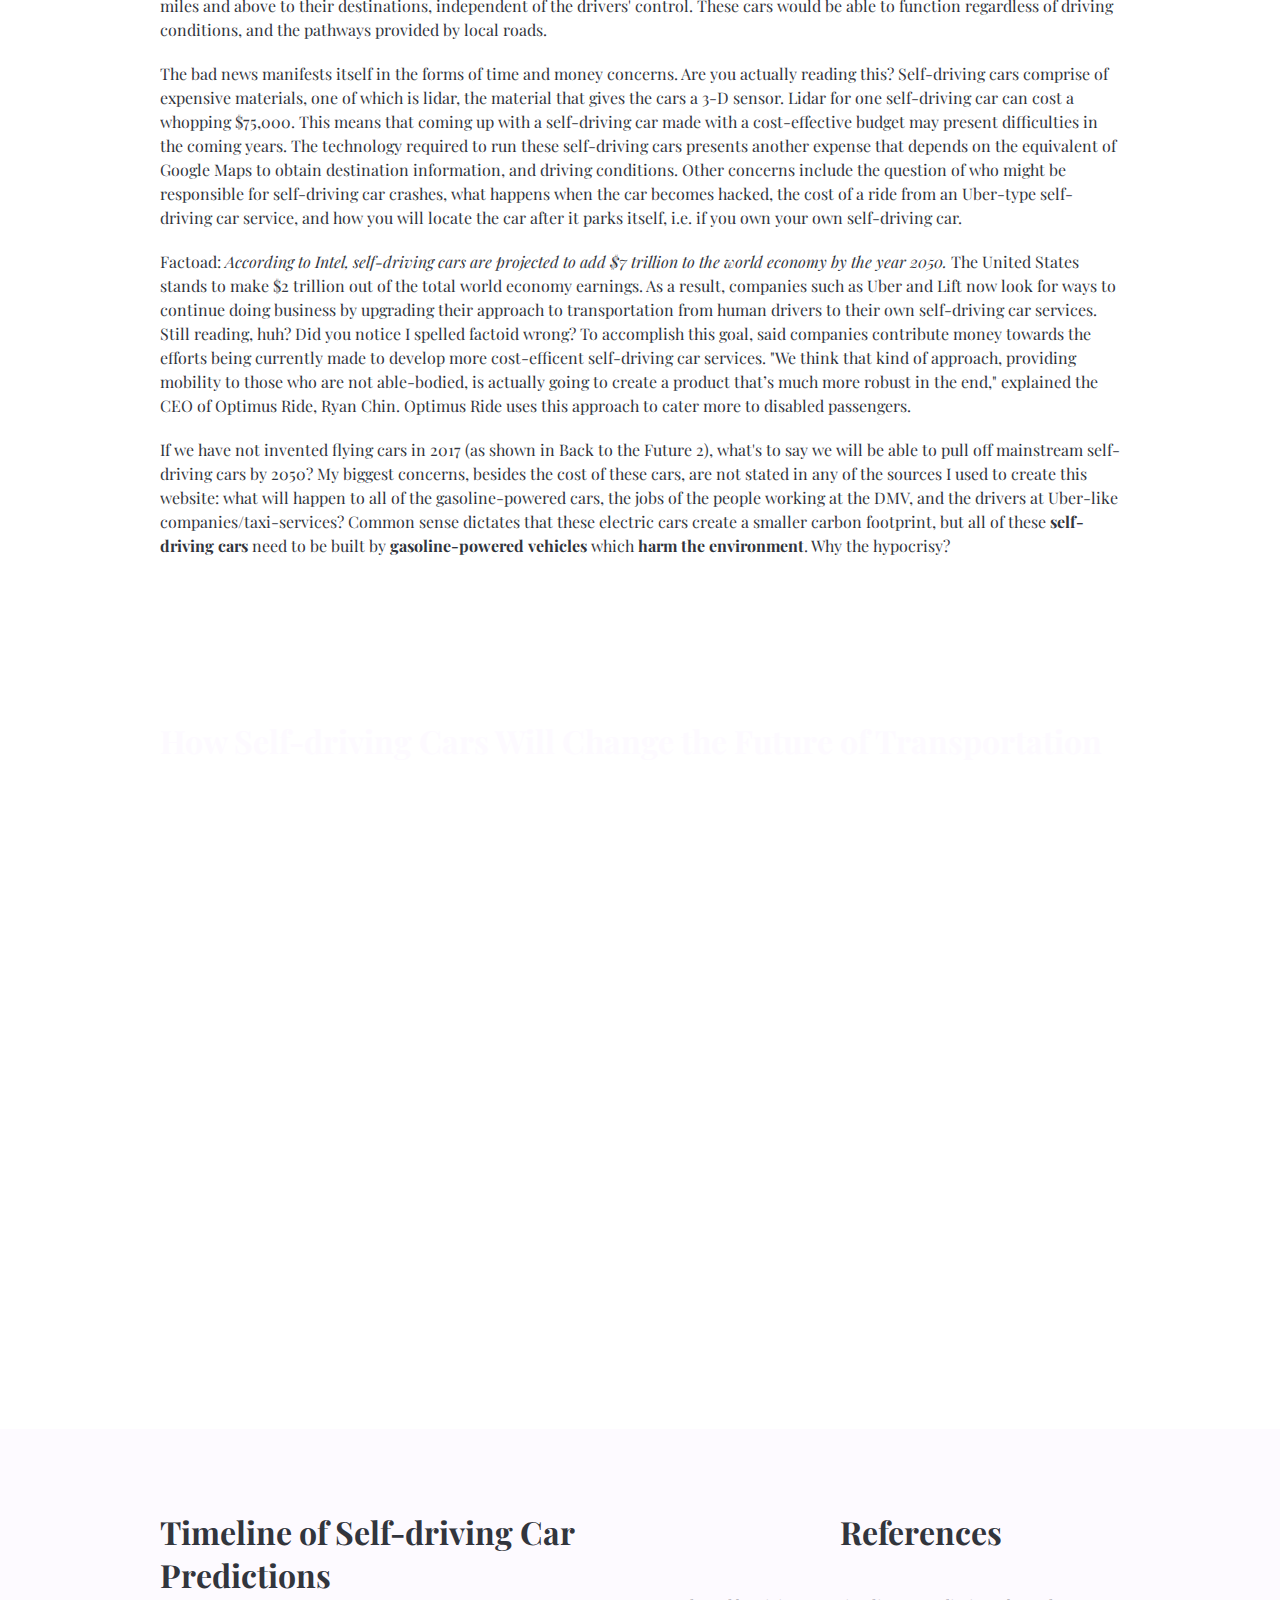
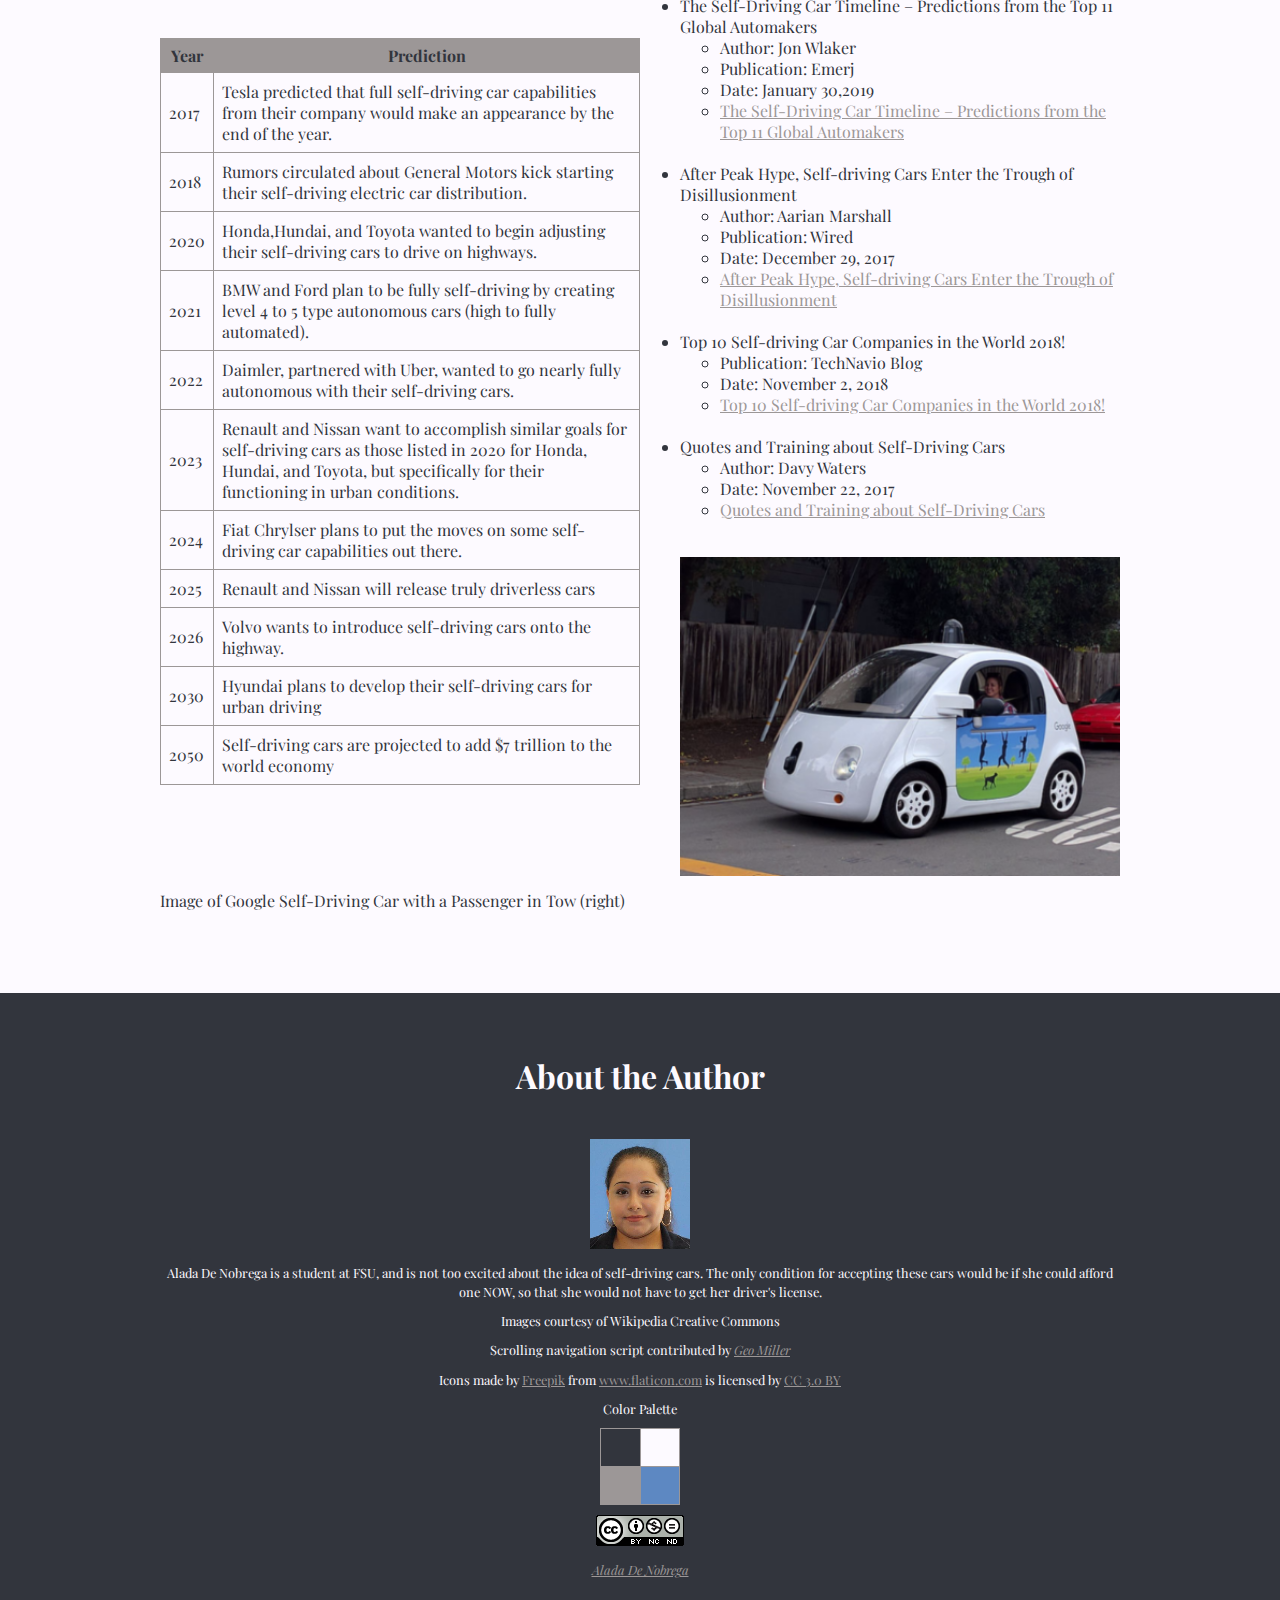
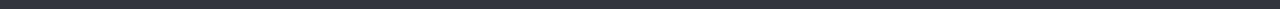
<file: lesson8_project_1/index.html>
<!DOCTYPE html>
<html lang="en">
    
    <head>
        <!-- Meta tag -->
        <meta charset="UTF-8">
        
        <!-- Title -->
        <title>Self-driving Cars: Future Rides or Pipe dreams?</title>
        
        <!-- Style.css Stylesheet -->
        <link href="style.css" rel="stylesheet" type="text/css">
        
        <!-- Fauna One, PLayfair Display, Poppins Google Fonts -->
        <link href="https://fonts.googleapis.com/css?family=Fauna+One" rel="stylesheet">
        <link href="https://fonts.googleapis.com/css?family=Playfair+Display" rel="stylesheet">
        <link href="https://fonts.googleapis.com/css?family=Poppins" rel="stylesheet">
        
        <!-- Favicon Link -->
        <link rel="shortcut icon" href="favicon.ico" >

        <!-- This original content created by Alada De Nobrega Spring 2019 -->
        
    </head>

    <body>

        <!-- SPLASH SECTION -->
    
        <section id="splash">  <!-- splash section provides background for navbar and title-page -->
    
        <!--Navigation Bar-->
        <div id="navbar">
            
	        <div class="container">  <!-- container keeps everything aligned and centered no matter what the window size -->
		
        		<ul  id="menu">
        			<!-- button class provides button-like appearance -->
        			<li><a href="#background" class="button">Background</a></li>
        			<li><a href="#media" class="button">Media</a></li>
           			<li><a href="#references" class="button">Analysis & References</a></li>
        		</ul>
        		
	        </div> <!-- end container -->
	        
        </div> <!-- end navbar -->
        
        <!-- Title page -->
            <div id="title-page"> <!-- Used to style the title and subtitle -->
            
                <div class="container">
                    
                    <!-- Smart Car Icon -->
                    <h1><img src="images/electric-car.png" width="100" height="100" alt="smart car clipart"/><br>
                    
                    <!-- Title and Author-->
                    Self-driving Cars:<br>Future Rides or Pipe dreams?</h1>
                    <h3>by Alada De Nobrega</h3>
                    
                </div> <!-- end container -->

            </div> <!-- end title-page -->
 
        </section> <!-- end SPLASH section -->

        <!-- BACKGROUND SECTION -->

            <section id="background">
                
            <div class="container"> <!-- Every section uses a container to keep everything aligned and centered  -->
            	
            	<!-- Heading -->
            	<h1>What's the deal with self-driving cars, anyway?</h1>
            	
            	<!-- Image with Float right feature applied -->
            	<img src="images/waymo.jpg" width="640" class="fltright" alt="Waymo Self-driving car"> <!-- fltright class alignes image on right and adds margin -->
            	
            	<!-- Paragraphs About Self-driving Car-->
            	<p><em>Self-driving cars will change transportation in the next 50 years.</em> Imagine a world where, no, cars do not fly (like in the sequel to Back to the Future),but possess the ability to drive  themselves. The key to figuring out whether or not self-driving cars will revolutionize or stagnate our lives lies in the examination  of their benefits and drawbacks. </p>
        		<p>Self-driving cars provide many benefits to their passengers, especially those that struggle with commuting because of their disabilities. Autopilot, the new brain child of Volvo's self-driving endeavors, aims to give 100 self-driving cars to families situated  in Gothenburg, Sweden. Volvo plans to let these self-driving cars  navigate from an interval of 30 miles and above to their destinations, independent of the drivers' control. These cars would be able to  function regardless of driving conditions, and the pathways provided  by local roads.</p>
        		<p>The bad news manifests itself in the forms of time and money concerns. Are you actually reading this? Self-driving cars comprise of expensive materials, one of which is lidar, the material that gives the cars a 3-D sensor. Lidar for one self-driving car can cost a whopping $75,000. This means that coming up with a self-driving car made with a cost-effective budget may present difficulties in the coming years. The technology required to run these self-driving cars presents another expense that depends on the equivalent of Google Maps to obtain destination information, and driving conditions. Other concerns include the question of who might be responsible for self-driving car crashes, what happens when the car becomes hacked, the cost of a ride from an Uber-type self-driving car service, and how you will locate the car after it parks itself, i.e. if you own your own self-driving car.</p>
        		<p>Factoad: <em>According to Intel, self-driving cars are projected to add $7 trillion to the world economy by the year 2050.</em> The United States stands to make $2 trillion out of the total world economy earnings. As a result, companies such as Uber and Lift now look for ways to continue doing business by upgrading their approach to transportation from human drivers to their own self-driving car services. Still reading, huh? Did you notice I spelled factoid wrong? To accomplish this goal, said companies contribute money towards the efforts being currently made to develop more cost-efficent self-driving car services. &quot;We think that kind of approach, providing mobility to those who are not able-bodied, is actually going to create a product that’s much more robust in the end,&quot; explained the CEO of Optimus Ride, Ryan Chin. Optimus Ride uses this approach to cater more to disabled passengers.</p>
        		<p>If we have not invented flying cars in 2017 (as shown in Back to the Future 2), what's to say we will be able to pull off mainstream self-driving cars by 2050? My biggest concerns, besides the cost of these cars, are not stated in any of the sources I used to create this website: what will happen to all of the gasoline-powered cars, the jobs of the people working at the DMV, and the drivers at Uber-like companies/taxi-services? Common sense dictates that these electric cars create a smaller carbon footprint, but all of these <strong>self-driving cars</strong> need to be built by <strong>gasoline-powered vehicles </strong> which <strong>harm the environment</strong>. Why the hypocrisy?</p>
        	
        	</div> <!-- end container -->
        	
        </section><!--end BACKGROUND section -->

        <!--MEDIA SECTION -->
        
        <section id="media">
    
            <div class="container">        
        		
        		<!--Heading-->
        		<h1>How Self-driving Cars Will Change the Future of Transportation</h1><br>
        		
                <!-- Youtube video code -->
        		<iframe id="video" src="//www.youtube.com/embed/aNkKZuKbVKc" allowfullscreen></iframe>
        		<p>&nbsp;</p>
        		
	        </div> <!-- end container -->
        
        </section><!--end MEDIA section -->

        <!-- ANALYSIS AND REFERENCES SECTION -->

        <section id="references">
            
            <div class="container">
    	
    	        <div class="half_container"> <!-- format in two columns / begin first column -->
    	        
        	        <!--Heading -->
            		<h1>Timeline of Self-driving Car Predictions</h1>
            		
            		<!--Table -->
            		<table>
              			<tr>
                        	<th>Year</th><th>Prediction</th></tr>
              			<tr>
               				<td>2017</td>
               				<td>Tesla predicted that full self-driving car capabilities from their company would make an appearance by the end of the year.</td>
              			</tr>
             			<tr>
                			<td>2018</td>
                			<td>Rumors circulated about General Motors kick starting their self-driving electric car distribution. </td>
              			</tr>
              			<tr>
                			<td>2020</td>
                			<td>Honda,Hundai, and Toyota wanted to begin adjusting their self-driving cars to drive on highways.</td>
              			</tr>
              			<tr>
                			<td>2021</td>
                			<td>BMW and Ford plan to be fully self-driving by creating level 4 to 5 type autonomous cars (high to fully automated). </td>
              			</tr>
              			<tr>
                			<td>2022</td>
                			<td>Daimler, partnered with Uber, wanted to go nearly fully autonomous with their self-driving cars. </td>
              			</tr>
              			<tr>
                			<td>2023</td>
                			<td>Renault and Nissan want to accomplish similar goals for self-driving cars as those listed in 2020 for Honda, Hundai, and Toyota, but specifically  for their functioning in urban conditions. </td>
              			</tr>
              			<tr>
              			    <td>2024</td>
                			<td>Fiat Chrylser plans to put the moves on some self-driving car capabilities out there.</td>
              			</tr>
              			<tr>
              			    <td>2025</td>
                			<td>Renault and Nissan will release truly driverless cars</td>
                	    </tr>
                	    <tr>
              			    <td>2026</td>
                			<td>Volvo wants to introduce self-driving cars onto the highway.</td>
                	    </tr>
              			<tr>
              			    <td>2030</td>
                			<td>Hyundai plans to develop their self-driving cars for urban driving</td>
              			</tr>
              			<tr>
              			    <td>2050</td>
                			<td>Self-driving cars are projected to add $7 trillion to the world economy</td>
              			</tr>
            		</table>
            		
            		<p>&nbsp;</p>
            		<p>&nbsp;</p>
            		<p>Image of Google Self-Driving Car with a Passenger in Tow (right)</p>
        		
	           </div> <!--end half_container / 1st column-->

	           <div class="half_container"> <!-- begin 2nd column -->
	               
	               <!--Heading-->
                   <h1 id="references_header">References</h1>
                   
                   <!--List of References-->
		           <ul>
              			<li>The Self-Driving Car Timeline – Predictions from the Top 11 Global Automakers
                			<ul> <!-- list in a list -->
                  			    <li>Author: Jon Wlaker</li>
                  				<li>Publication: Emerj</li>
                  				<li>Date: January 30,2019</li>
                  				<li><a href="https://emerj.com/ai-adoption-timelines/self-driving-car-timeline-themselves-top-11-automakers">The Self-Driving Car Timeline – Predictions from the Top 11 Global Automakers</a></li>
                			</ul>&nbsp;
              			</li>
              			<li>After Peak Hype, Self-driving Cars Enter the Trough of Disillusionment
                			<ul>
                  				<li>Author: Aarian Marshall</li>
                  				<li>Publication: Wired</li>
                  				<li>Date: December 29, 2017</li>
                  				<li><a href="https://www.wired.com/story/self-driving-cars-challenges/">After Peak Hype, Self-driving Cars Enter the Trough of Disillusionment</a></li>
                			</ul>&nbsp;
              			</li>
              			<li>Top 10 Self-driving Car Companies in the World 2018!
                			<ul>
                  				<li>Publication: TechNavio Blog</li>
                  				<li>Date: November 2, 2018</li>
                  				<li><a href="https://blog.technavio.com/blog/top-10-self-driving-car-companies">Top 10 Self-driving Car Companies in the World 2018!</a></li>
                			</ul>&nbsp;
              			</li>
              			<li>Quotes and Training about Self-Driving Cars
                			<ul>
                                <li>Author: Davy Waters </li>
                                <li>Date: November 22, 2017</li>
                  				<li><a href="http://www.supplychaintoday.com/quotes-self-driving-cars/">Quotes and Training about Self-Driving Cars</a></li>
                			</ul>&nbsp;
              			</li>
        		    </ul>
                
                    <!-- Self-driving car image -->
		                <img id="img_references" src="images/google_selfdriving_car.jpg" alt="Google Self-driving Car">
		            
	            </div> <!--end half_container / 2nd column-->
	            
            </div> <!-- end container -->
            
        </section> <!-- end ANALYSIS AND REFERENCES section-->
        
        <!-- FOOTER SECTION -->

        <section id="footer">
	        
	        <div class="container">
		
		        <div id="credits">  <!-- credits id allows for styling of footer content --> 
                    
                    <!--Heading-->
                    <h1>About the Author</h1>
                        
                        <!-- Author image -->
                        <p><img src="images/alada_denobrega.jpg" width="100" height="110" alt="Portrait of Alada De Nobrega"></p>
                        
                        <!--Credits-->
                        <p>Alada De Nobrega is a student at FSU, and is not too excited about the idea of self-driving cars. The only condition for accepting these cars would be if she could afford one NOW, so that she would not have to get her driver's license.</p>
                        <p>Images courtesy of Wikipedia Creative Commons</p>
                        <p>Scrolling navigation script contributed by <em> <a href="glmiller@pic.fsu.edu">Geo Miller </a></em></p>
                        <div><p>Icons made by <a href="https://www.freepik.com/" title="Freepik">Freepik</a> from <a href="https://www.flaticon.com/" title="Flaticon">www.flaticon.com</a> is licensed by <a href="http://creativecommons.org/licenses/by/3.0/" title="Creative Commons BY 3.0" target="_blank">CC 3.0 BY</a></p></div>
                        
                        <!-- Color Palette Table -->
                        <p>Color Palette </p>
                        
                        <!--I hope you do not mind me putting the actual background colors and table dimesions in the style.css file. I did this to remove the "use css" error-->
                        <table id = "table2">
                            <tr>
                                <td id= "bgcolor1">&nbsp;</td>
                                <td id= "bgcolor2">&nbsp;</td>
                     
                            </tr>
                            <tr>
                                <td id= "bgcolor3">&nbsp;</td>
                                <td id= "bgcolor4">&nbsp;</td>
                            </tr>
                        </table>
                        
                        <!-- Creative Commons License -->
                        <p><img src="images/creative_commons_license.png" width="88" height="31" alt="Creative Commons icon"></p>
                        
                        <!-- Contact Information -->
                        <p><em> <a href="mailto:add17g@my.fsu.edu">Alada De Nobrega</a></em></p>
                        
		        </div> <!-- end credits section -->
		        
	        </div> <!-- end container section -->
	        
        </section> <!-- end footer -->

        <!-- JAVASCRIPT CODE -->
        <!--jquery required for scrolling effect -->
        
            <script src="js/jquery.js"></script>
            <!-- Scrolling navigation script by Geo Miller glmiller@pic.fsu.edu -->  

                <script>
            
                /* global jQuery */
                /* global targetName */
                /* global targetLocation */
                
                    jQuery(document).ready(function () {
                        
                      jQuery('.button').click(function() {
                          
                        targetName = jQuery(this).attr('href');
                        targetLocation = jQuery(targetName).offset().top;
                        jQuery('html, body').animate({scrollTop:targetLocation}, 'slow');
                        return false;
                        
                        });
                      
                    });
                    
                </script>
        
    </body>
    
</html>
</file>
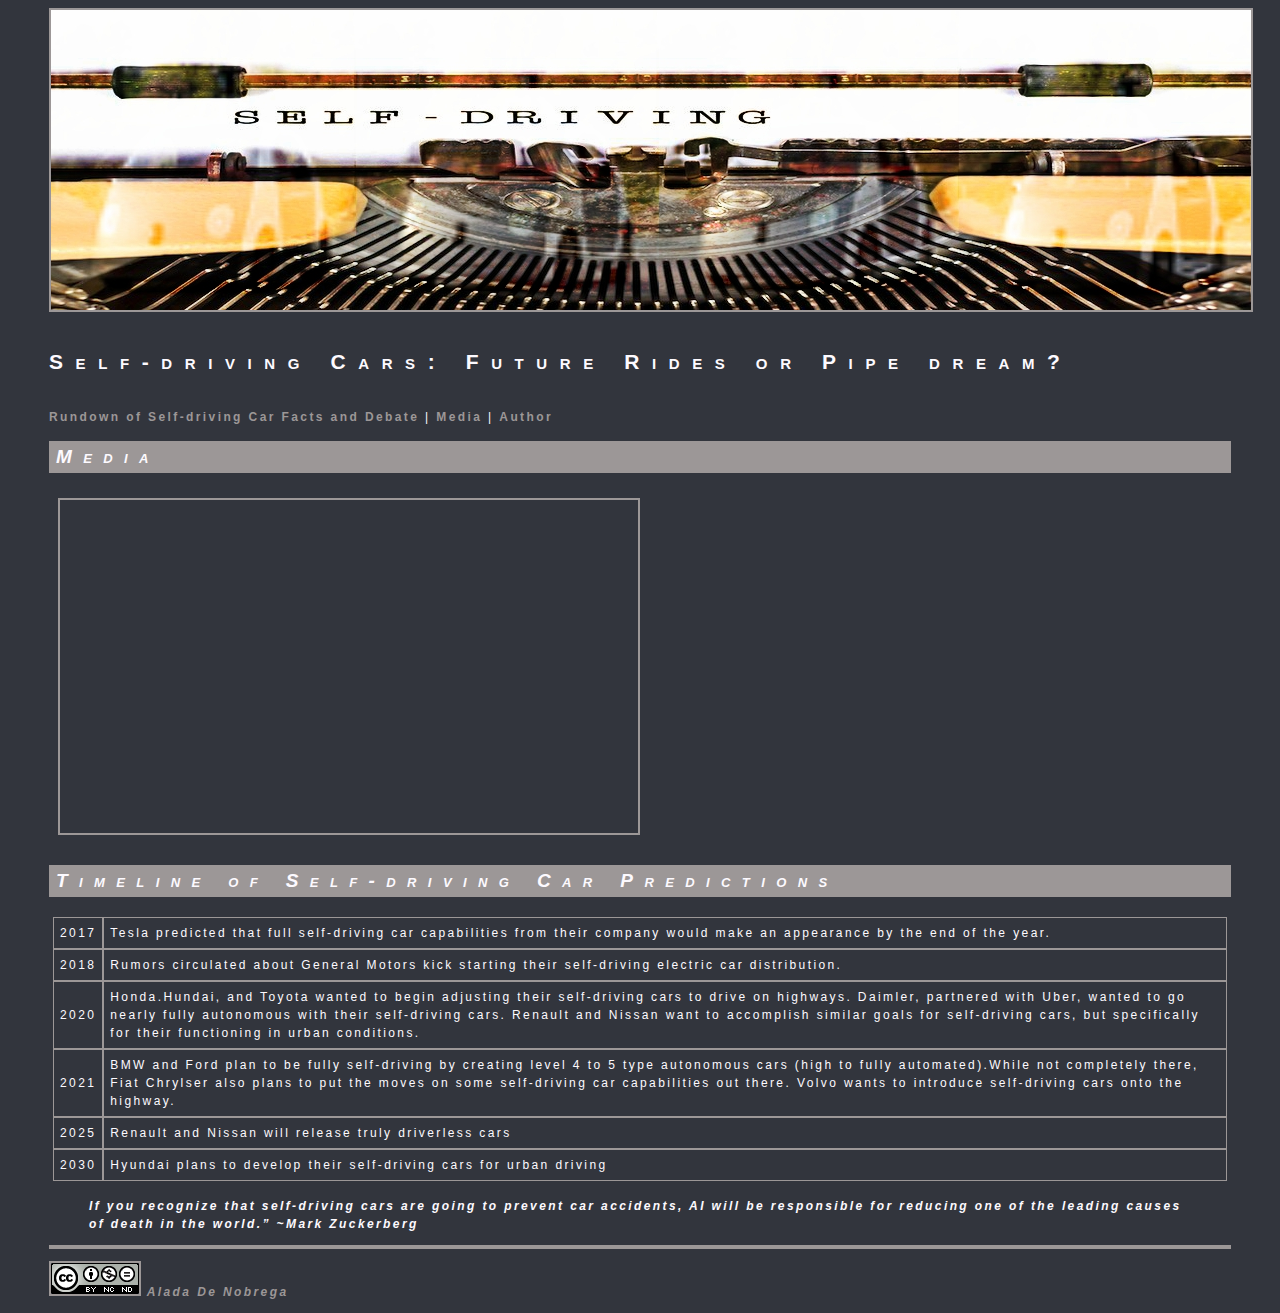
<file: lesson5_assignment/media.html>
<!doctype html>
<html lang="en">

<head>
  <!-- Meta tag -->
  <meta charset="UTF-8">
  
  <!-- Title -->
  <title>Self-driving Cars: Future Rides or Pipe dream?</title>
  
  <!-- Link to Stylesheet -->
  <link href="style.css" rel="stylesheet" type="text/css">
  
  <!-- This original content created by Alada De Nobrega Spring 2019 -->
</head>

<body>
  <!-- Banner Image -->
  <img src="images/banner.jpg" width="1200" height="300" alt="Self-driving car header.">
  
  <!-- Main Heading -->
  <h1>Self-driving Cars: Future Rides or Pipe dream?</h1>
  
  <!-- Navigation Bar -->
  <p><a href="index.html">Rundown of Self-driving Car Facts and Debate</a> | <a href="media.html">Media</a> | <a href="author.html">Author</a></p>
  
  <!-- Second Heading -->
  <h2><em><a id="media">Media</a></em></h2>
  
  <!-- Youtube Video -->
  <!-- I put the dimensions of the video into the style.css file to remove the "use css" error-->
  <iframe id = "video" src="https://www.youtube.com/embed/aNkKZuKbVKc" allow="accelerometer; autoplay; encrypted-media; gyroscope; picture-in-picture" allowfullscreen></iframe>
  
  <!-- Third Heading -->
  <h2><em>Timeline of Self-driving Car Predictions</em></h2>
  
  <!-- Table -->
  <!-- I put the dimensions of this table in the style.css file to remove the "use css" error -->
  <table id="table1">
    <tr>
      <td>2017</td>
      <td>Tesla predicted that full self-driving car capabilities from their company would make an appearance by the end of the year.</td>
    </tr>
  
    <tr>
       <td>2018</td>
       <td>Rumors circulated about General Motors kick starting their self-driving electric car distribution.</td>
    </tr>
  
    <tr>
      <td>2020</td>
      <td>Honda.Hundai, and Toyota wanted to begin adjusting their self-driving cars to drive on highways. Daimler, partnered with Uber, wanted to go nearly fully autonomous with their self-driving cars. Renault and Nissan want to accomplish similar goals for self-driving cars, but specifically  for their functioning in urban conditions.</td>
    </tr>
  
    <tr>
      <td><p>2021</p></td>
      <td>BMW and Ford plan to be fully self-driving by creating level 4 to 5 type autonomous cars (high to fully automated).While not completely there, Fiat Chrylser also plans to put the moves on some self-driving car capabilities out there. Volvo wants to introduce self-driving cars onto the highway.</td>
    </tr>
  
    <tr>
      <td>2025</td>
      <td>Renault and Nissan will release truly driverless cars</td>
    </tr>
  
    <tr>
      <td>2030</td>
      <td>Hyundai plans to develop their self-driving cars for urban driving</td>
    </tr>
  </table>
          
  <!-- Quote -->
  <blockquote>
    <p><em><strong>If you recognize that self-driving cars are going to prevent car accidents, AI will be responsible for reducing one of the leading causes of death in the world.” ~Mark Zuckerberg</strong></em></p>
  </blockquote>
  
  <!-- Horizontal Rule -->
  <hr>
  
  <!-- Creative Commons License-->
  <p><img src="images/creative_commons_license.png" width="88" height="31" alt="Creative Commons icon"><em> <a href="mailto:add17g@my.fsu.edu">Alada De Nobrega</a></em></p>
</body>

</html>
</file>
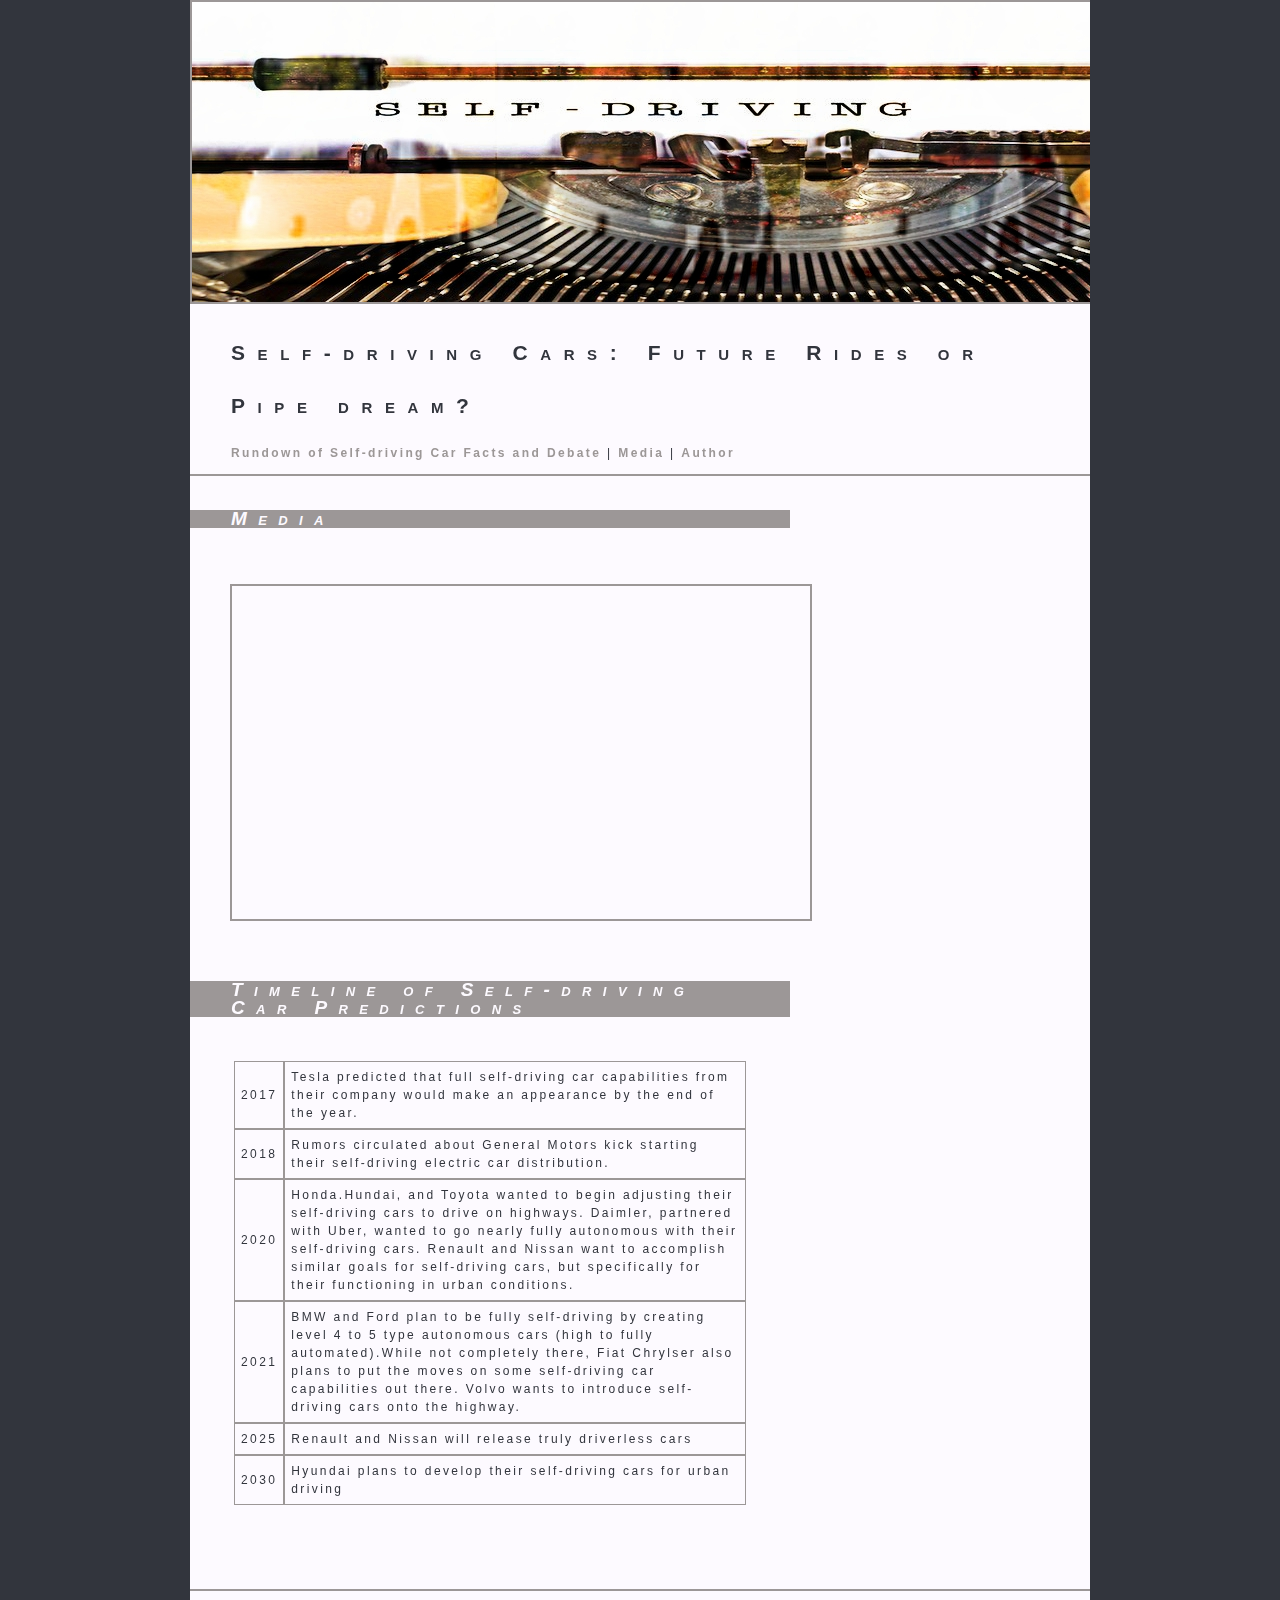
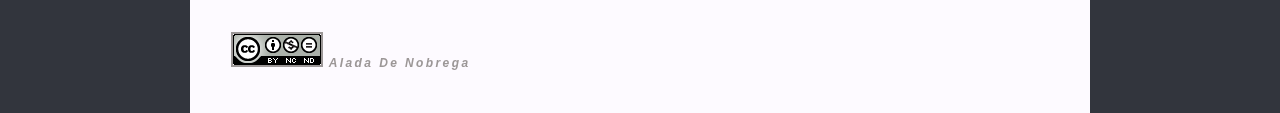
<file: lesson6_assignment/media.html>
<!doctype html>
<html lang="en">

  <head>
    <!-- Meta tag -->
    <meta charset="UTF-8">
    
    <!-- Title -->
    <title>Self-driving Cars: Future Rides or Pipe dream?</title>
    
    <!-- Link to Stylesheet -->
    <link href="style.css" rel="stylesheet" type="text/css">
    
    <!-- This original content created by Alada De Nobrega Spring 2019 -->
  </head>

  <body>
    <div id="container">
      
      <div id="header">
        <!-- Banner Image -->
        <img src="images/banner.jpg" width="1200" height="300" alt="Self-driving car header.">
        
        <!-- Main Heading -->
         &nbsp;&nbsp;<h1>Self-driving Cars: Future Rides or Pipe dream?</h1>
        
        <!-- Navigation Bar -->
        <p><a href="index.html">Rundown of Self-driving Car Facts and Debate</a> | <a href="media.html">Media</a> | <a href="author.html">Author</a></p>
      </div> <!--end of header-->
    
      <div id="content">  
        <!-- Second Heading -->
         &nbsp;&nbsp;<h2><em><a id="media">Media</a></em></h2>
        
        <!-- Youtube Video -->
        <!-- I put the dimensions of the video into the style.css file to remove the "use css" error-->
        <iframe id = "video" src="https://www.youtube.com/embed/aNkKZuKbVKc" allow="accelerometer; autoplay; encrypted-media; gyroscope; picture-in-picture" allowfullscreen></iframe>
        
        <!-- Third Heading -->
        <h2><em>Timeline of Self-driving Car Predictions</em></h2>
        
        <!-- Table -->
        <!-- I put the dimensions of this table in the style.css file to remove the "use css" error -->
        <table id="table1">
          <tr>
            <td>2017</td>
            <td>Tesla predicted that full self-driving car capabilities from their company would make an appearance by the end of the year.</td>
          </tr>
        
          <tr>
             <td>2018</td>
             <td>Rumors circulated about General Motors kick starting their self-driving electric car distribution.</td>
          </tr>
        
          <tr>
            <td>2020</td>
            <td>Honda.Hundai, and Toyota wanted to begin adjusting their self-driving cars to drive on highways. Daimler, partnered with Uber, wanted to go nearly fully autonomous with their self-driving cars. Renault and Nissan want to accomplish similar goals for self-driving cars, but specifically  for their functioning in urban conditions.</td>
          </tr>
        
          <tr>
            <td>2021</td>
            <td>BMW and Ford plan to be fully self-driving by creating level 4 to 5 type autonomous cars (high to fully automated).While not completely there, Fiat Chrylser also plans to put the moves on some self-driving car capabilities out there. Volvo wants to introduce self-driving cars onto the highway.</td>
          </tr>
        
          <tr>
            <td>2025</td>
            <td>Renault and Nissan will release truly driverless cars</td>
          </tr>
        
          <tr>
            <td>2030</td>
            <td>Hyundai plans to develop their self-driving cars for urban driving</td>
          </tr>
        </table>
        
      </div> <!--end of content-->
    
      <div id="footer">
        
        <!-- Creative Commons License-->
        <p><img src="images/creative_commons_license.png" width="88" height="31" alt="Creative Commons icon"><em> <a href="mailto:add17g@my.fsu.edu">Alada De Nobrega</a></em></p>
  
      </div><!-- end footer -->
      
    </div> <!--end of container-->
    
  </body>

</html>
</file>
<file: lesson5_assignment/style.css>
@charset "UTF-8";
/* CSS Document created by Alada De Nobrega, Spring 2019*/

/* body font,line, padding, and background styles ----------------------------  */
body {
	font-family: "Lucida Sans Unicode", "Lucida Grande", sans-serif;
	font-size: 12px;
	line-height: 1.5em;
	color: #FDFAFF;
	background-color: #32353D;
	padding: 0 41px;
}

/* basic text styles ----------------------------  */
p, li, td {
	letter-spacing: 0.2em;
	color: #FDFAFF;
}
h1 {
	font-size: 21px;
	padding: 5px 0;
	font-variant: small-caps;
	letter-spacing: 0.6em;
	line-height: 2.5em;
}
h2 {
	font-size: 19px;
	padding: 7px;
	font-variant: small-caps;
	letter-spacing: 0.6em;
	background-color: #9C9797;
}
h3 {
	font-size: 18px;
	letter-spacing: 0.6em;
	border-bottom-width: 2px;
	border-bottom-style: inset;
	border-bottom-color: #9C9797;
	padding: 5px 0;
	font-variant: small-caps;
	font-style: italic;
}

/* link styles ---------------------------- */
a:link {
	font-weight: bold;
	color: #9C9797;
	text-decoration: none;
}
a:visited {
	font-weight: bold;
	color: #9C9797;
	text-decoration: none;
}
a:hover {
	color: #5D88C2;
}

/* list styles ----------------------------- */
ul li {
	list-style-image: url(images/star.png);
	margin-left: 13px;
}
ol {
	margin-left: 15px;
}

/* table styles -------------------------------------- */
table {
	border: solid #9C9797 2px;
}
td {
	padding: 6px;
	border: solid #9C9797 1px;
}
th {
	font-weight: bold;
	background-color: #9C9797;
	text-align: center;
	padding: 7px;
	border: solid #9C9796 1px;
}

/* border styles ------------------------------------ */
hr {
	border: solid #9C9797 2px;
}

img {
	border: solid #9C9797 2px;

}

iframe {
	border: solid #9C9797 2px;
	padding: 9px;
	margin: 9px;
}

/* table 1 styles (table on media.html page)------------------------------------ */
#table1{
	border:2px;
	padding:4px;
	border-spacing:0;
}

/* table 2 styles (color palette table styles)------------------------------------ */
#table2{
	width: 200px;
}

#bgcolor1{
	background-color:#32353D;
}

#bgcolor2{
	background-color:#FDFAFF;
}

#bgcolor3{
	background-color:#9C9797;
}

#bgcolor4{
	background-color:#5D88C2;
}

/* video styles ------------------------------------ */
#video{
	width:560px;
	height:315px;
}
</file>
<file: lesson6_assignment/style.css>
@charset "UTF-8";
/* CSS Document created by Alada De Nobrega, Spring 2019*/

/* body font,line, padding, and background styles ----------------------------  */
body {
	font-family: "Lucida Sans Unicode", "Lucida Grande", sans-serif;
	font-size: 12px;
	line-height: 1.5em;
	color: #FDFAFF;
	background-color: #32353D;
	padding: 0 41px;
	margin: 0;
}

/* basic text styles ----------------------------  */
p, li, td {
	letter-spacing: 0.2em;
	color: #32353D;
	padding: 0 41px;
}
h1 {
	font-size: 21px;
	padding: 0 41px;
	font-variant: small-caps;
	letter-spacing: 0.6em;
	color: #32353D;
	line-height: 2.5em;
	margin:0;
}
h2 {
	font-size: 19px;
	padding: 0 41px;
	font-variant: small-caps;
	letter-spacing: 0.6em;
	background-color: #9C9797;
}
h3 {
	font-size: 18px;
	letter-spacing: 0.6em;
	border-bottom-width: 2px;
	border-bottom-style: inset;
	border-bottom-color: #9C9797;
	padding: 0 41px;
	font-variant: small-caps;
	font-style: italic;
	color: #32353D;
}

/* link styles ---------------------------- */
a:link {
	font-weight: bold;
	color: #9C9797;
	text-decoration: none;
}
a:visited {
	font-weight: bold;
	color: #9C9797;
	text-decoration: none;
}
a:hover {
	color: #5D88C2;
}

/* list styles ----------------------------- */
ul li {
	list-style-image: url(images/star.png);
	margin-left: 40px;
}
ol {
	margin-left: 59px;
}

ol li {
	padding-left: 0px;
}

/* table styles -------------------------------------- */
table {
	border: solid #9C9797 2px;
	margin: 40px;
}

td {
	padding: 6px;
	border: solid #9C9797 1px;
}
th {
	font-weight: bold;
	background-color: #9C9797;
	text-align: center;
	padding: 7px;
	border: solid #9C9796 1px;
}

/* border styles ------------------------------------ */
hr {
	border: solid #9C9797 2px;
}

img {
	border: solid #9C9797 2px;

}

iframe {
	border: solid #9C9797 2px;
	padding: 9px;
	margin: 40px;
}

/* DIV STYLES FOR PAGE LAYOUT ------------------------------------*/

/*Google car image------------------------------------ */
#googlecar{
	margin: 40px;
}

/* table 1 styles (table on media.html page)------------------------------------ */
#table1{
	border:2px;
	padding:4px;
	border-spacing:0;
}

/* table 2 styles (color palette table styles)------------------------------------ */
#table2{
	width: 200px;
}

#bgcolor1{
	background-color:#32353D;
}

#bgcolor2{
	background-color:#FDFAFF;
}

#bgcolor3{
	background-color:#9C9797;
}

#bgcolor4{
	background-color:#5D88C2;
}

/* video styles ------------------------------------ */
#video{
	width:560px;
	height:315px;
}

/* container styles------------------------------------*/
#container { 
	width: 900px; 
	margin: 0 auto; 
	background-color: #FDFAFF; 
	overflow: hidden; 
}

/* header styles------------------------------------*/
#header { 
	width: 100%; 
	background-color: #FDFAFF;
	border-bottom: 2px solid #9C9797;
}

/* content styles------------------------------------*/
#content { 
	width: 600px;
	float: left; 
	padding-bottom: 40px;
}

/* sidebar styles------------------------------------*/
#sidebar { 
	width: 270px; 
	float: right;
	margin-top: 100px;
	margin-right: 20px;
	background: #FDFAFF;
	border: 1px solid #9C9797;
	border-radius: 12px;
	box-shadow: 10px 10px 5px #9C9797;
}

/* sidebar p styles------------------------------------*/
#sidebar p{
	padding: 0;
	float: right;
	color: #32353D;
	margin-left:20px;
}

/* footer styles------------------------------------*/
#footer { 
	clear: both;
	width: 100%; 
	background-color: #FDFAFF;
	border-top: 2px solid #9C9797;
}

/* footer p styles------------------------------------*/
#footer p {
	margin: 0;
	padding: 41px;
	color: #32353D;
}
</file>
<file: lesson7_project_2/style.css>
@charset "UTF-8";
/* CSS Document edited by Alada De Nobrega*/

/* --------------------------- HTML TAG STYLES ----------------------------- */

body {
  margin: 0px; 
  padding: 0px;
  color: #32353D;
  font-family: 'Playfair Display','Fauna One','Poppins', sans-serif;
}

p {
  font-size: 16px;
  margin-bottom: 20px;
  line-height: 1.5em;
}

h1 {
  padding: 20px 0;
}

h4 {
  padding: 20px 0;
  font-weight: bold;
}

table {
	border: solid #9C9797 1px;
	border-collapse:collapse;
}

td {

	padding: 8px;
	border: solid #9C9797 1px;
}

th {
	font-weight: bold;
	background-color: #9C9797;
	text-align: center;
	padding: 6px;
	border: solid #9C9797 1px;
}

a:link {
	color: #9C9797;
}

a:visited {
	color: #9C9797;
}

a:hover {
	color: #5D88C2;
	text-decoration: none;
}

/* -------------------------- PAGE SECTIONS ---------------------------- */
/* Visual sections of page are defined below in order of presentation */  

#splash {
   	background: url(images/cover_photo.jpg) no-repeat center top fixed;
   	background-size: cover;  
	height: 1000px; /* dictates a taller section for title page allowing the background image to be seen */
}

/* Do noty dictate height for remaining sections since the content will dictate heights. */
#background{
	background: url(images/background.jpg) no-repeat center top fixed;
   	background-size: cover;  
	padding: 40px 0 60px 0; /* top padding provides space for nav bar, bottom padding for asthetics */	
	color: #32353D;
}

#media {
	padding: 40px 0 60px 0;	
    background: url(images/screenshot.jpg) no-repeat center top fixed;
    background-size: cover;
	color: #FDFAFF;
}

#references {
	padding: 40px 0 60px 0;	
    background-color: #FDFAFF;
	color: #32353D;
}

#footer{
  	background-color: #32353D;
  	color: #FDFAFF;
  	padding: 20px 0;

}

/* --------------------------- CONTAINER STYLES --------------------------- */
/* Containers are used to keep the page content within bounds centered in the browser window. */

.container {
  width: 960px; /* static width container always stays at this width no matter what the window size */
  margin: 0 auto;
  overflow: hidden;
}

.half_container { /* provides a two column presentation */
  width: 50%;
  float: left;
  overflow: hidden;
}

/* ------------------------- NAVIGATION BAR STYLES -------------------------*/ 

#navbar{
	position: fixed; /* navbar should always be shown even when page is scrolled */
	top: 0;
	width: 100%;
	height: 54px;
	background-color: rgba(50, 53, 61,0.8);
}	

/* horizontal menu bars are typically created using a styled unordered list. Here's how! */

ul#menu {
	list-style: none; /* eliminates bullets *
	padding-top: 0px; /* adjust padding top to adjust nav bar vertical position */
} 

ul#menu li {
	float: left; /* changes list from vertical to horizontal */
	padding-bottom: 20px;
} 

ul#menu li a.button {
	font-size: 16px;
	text-decoration: none;
	padding: 20px 100px 20px 100px; /* this padding defines the size of the buttons */
}

ul#menu li a.button:hover { 
	background-color: rgba(93, 136, 194, 0.1); /* change button color when mouse hovers over */
}  

/* --------------------------- TITLE PAGE STYLES --------------------------- */

#title-page{
  width: 100%;
  padding-top: 200px; /* provides a lot of space above title to view the background image */
  color: #FDFAFF;
  text-align: right;
}

#title-page h1 {
  font-family: 'Poppins', sans-serif; /* Poppins is a Google Font - see link in head of index.html */
  font-size: 80px; 	
  text-shadow: 3px 3px #32353D; /* Shadow helps text to stand out from background */
}

#title-page h3 {
  font-size: 1em;
  font-style: italic;
  margin: 0 40px;
  padding-bottom: 20px;
  text-shadow: 2px 2px #32353D;
}

/* --------------------------- FOOTER CREDITS --------------------------- */

#credits {
  text-align: center;	
}

#credits table{      
  margin: 0 auto;		/* centers the color palette table */
}

#credits p {
  font-size: .8em;
  margin: 10px 0;
}

/* --------------------------------- MISC ---------------------------------*/

.fltright{
	float:right;
	margin: 20px;
}
.fltleft{
	float:left;
	margin: 20px 20px 20px 0;
}

/* table 2 styles (color palette table styles)------------------------------ */
#table2{
	width: 80px;
	
}

#bgcolor1{
	background-color:#32353D;
}

#bgcolor2{
	background-color:#FDFAFF;
}

#bgcolor3{
	background-color:#9C9797;
}

#bgcolor4{
	background-color:#5D88C2;
}

/* video styles ------------------------------------------------------------ */
#video{
	width:853px;
	height:480px;
	border-width:0px;
}

/* img on reference page styles -------------------------------------------- */
#img_references{
    margin-left: 40px;
    width:100%;
}

/* heading on reference page styles ---------------------------------------- */
#references_header{
	margin-left:200px;	
}
</file>
<file: lesson8_project_1/style.css>
@charset "UTF-8";
/* CSS Document edited by Alada De Nobrega*/

/* --------------------------- HTML TAG STYLES ----------------------------- */

body {
  margin: 0px; 
  padding: 0px;
  color: #32353D;
  font-family: 'Playfair Display','Fauna One','Poppins', sans-serif;
}

p {
  font-size: 16px;
  margin-bottom: 20px;
  line-height: 1.5em;
}

h1 {
  padding: 20px 0;
}

h4 {
  padding: 20px 0;
  font-weight: bold;
}

table {
	border: solid #9C9797 1px;
	border-collapse:collapse;
}

td {

	padding: 8px;
	border: solid #9C9797 1px;
}

th {
	font-weight: bold;
	background-color: #9C9797;
	text-align: center;
	padding: 6px;
	border: solid #9C9797 1px;
}

a:link {
	color: #9C9797;
}

a:visited {
	color: #9C9797;
}

a:hover {
	color: #5D88C2;
	text-decoration: none;
}

/* -------------------------- PAGE SECTIONS ---------------------------- */
/* Visual sections of page are defined below in order of presentation */  

#splash {
   	background: url(images/cover_photo.jpg) no-repeat center top fixed;
   	background-size: cover;  
	height: 1000px; /* dictates a taller section for title page allowing the background image to be seen */
}

/* Do noty dictate height for remaining sections since the content will dictate heights. */
#background{
	background: url(images/background.jpg) no-repeat center top fixed;
   	background-size: cover;  
	padding: 40px 0 60px 0; /* top padding provides space for nav bar, bottom padding for asthetics */	
	color: #32353D;
}

#media {
	padding: 40px 0 60px 0;	
    background: url(images/screenshot.jpg) no-repeat center top fixed;
    background-size: cover;
	color: #FDFAFF;
}

#references {
	padding: 40px 0 60px 0;	
    background-color: #FDFAFF;
	color: #32353D;
}

#footer{
  	background-color: #32353D;
  	color: #FDFAFF;
  	padding: 20px 0;

}

/* --------------------------- CONTAINER STYLES --------------------------- */
/* Containers are used to keep the page content within bounds centered in the browser window. */

.container {
  width: 960px; /* static width container always stays at this width no matter what the window size */
  margin: 0 auto;
  overflow: hidden;
}

.half_container { /* provides a two column presentation */
  width: 50%;
  float: left;
  overflow: hidden;
}

/* ------------------------- NAVIGATION BAR STYLES -------------------------*/ 

#navbar{
	position: fixed; /* navbar should always be shown even when page is scrolled */
	top: 0;
	width: 100%;
	height: 54px;
	background-color: rgba(50, 53, 61,0.8);
}	

/* horizontal menu bars are typically created using a styled unordered list. Here's how! */

ul#menu {
	list-style: none; /* eliminates bullets *
	padding-top: 0px; /* adjust padding top to adjust nav bar vertical position */
} 

ul#menu li {
	float: left; /* changes list from vertical to horizontal */
	padding-bottom: 20px;
} 

ul#menu li a.button {
	font-size: 16px;
	text-decoration: none;
	padding: 20px 100px 20px 100px; /* this padding defines the size of the buttons */
}

ul#menu li a.button:hover { 
	background-color: rgba(93, 136, 194, 0.1); /* change button color when mouse hovers over */
}  

/* --------------------------- TITLE PAGE STYLES --------------------------- */

#title-page{
  width: 100%;
  padding-top: 200px; /* provides a lot of space above title to view the background image */
  color: #FDFAFF;
  text-align: right;
}

#title-page h1 {
  font-family: 'Poppins', sans-serif; /* Poppins is a Google Font - see link in head of index.html */
  font-size: 80px; 	
  text-shadow: 3px 3px #32353D; /* Shadow helps text to stand out from background */
}

#title-page h3 {
  font-size: 1em;
  font-style: italic;
  margin: 0 40px;
  padding-bottom: 20px;
  text-shadow: 2px 2px #32353D;
}

/* --------------------------- FOOTER CREDITS --------------------------- */

#credits {
  text-align: center;	
}

#credits table{      
  margin: 0 auto;		/* centers the color palette table */
}

#credits p {
  font-size: .8em;
  margin: 10px 0;
}

/* --------------------------------- MISC ---------------------------------*/

.fltright{
	float:right;
	margin: 20px;
}
.fltleft{
	float:left;
	margin: 20px 20px 20px 0;
}

/* table 2 styles (color palette table styles)------------------------------ */
#table2{
	width: 80px;
	
}

#bgcolor1{
	background-color:#32353D;
}

#bgcolor2{
	background-color:#FDFAFF;
}

#bgcolor3{
	background-color:#9C9797;
}

#bgcolor4{
	background-color:#5D88C2;
}

/* video styles ------------------------------------------------------------ */
#video{
	width:853px;
	height:480px;
	border-width:0px;
}

/* img on reference page styles -------------------------------------------- */
#img_references{
    margin-left: 40px;
    width:100%;
}

/* heading on reference page styles ---------------------------------------- */
#references_header{
	margin-left:200px;	
}
</file>
